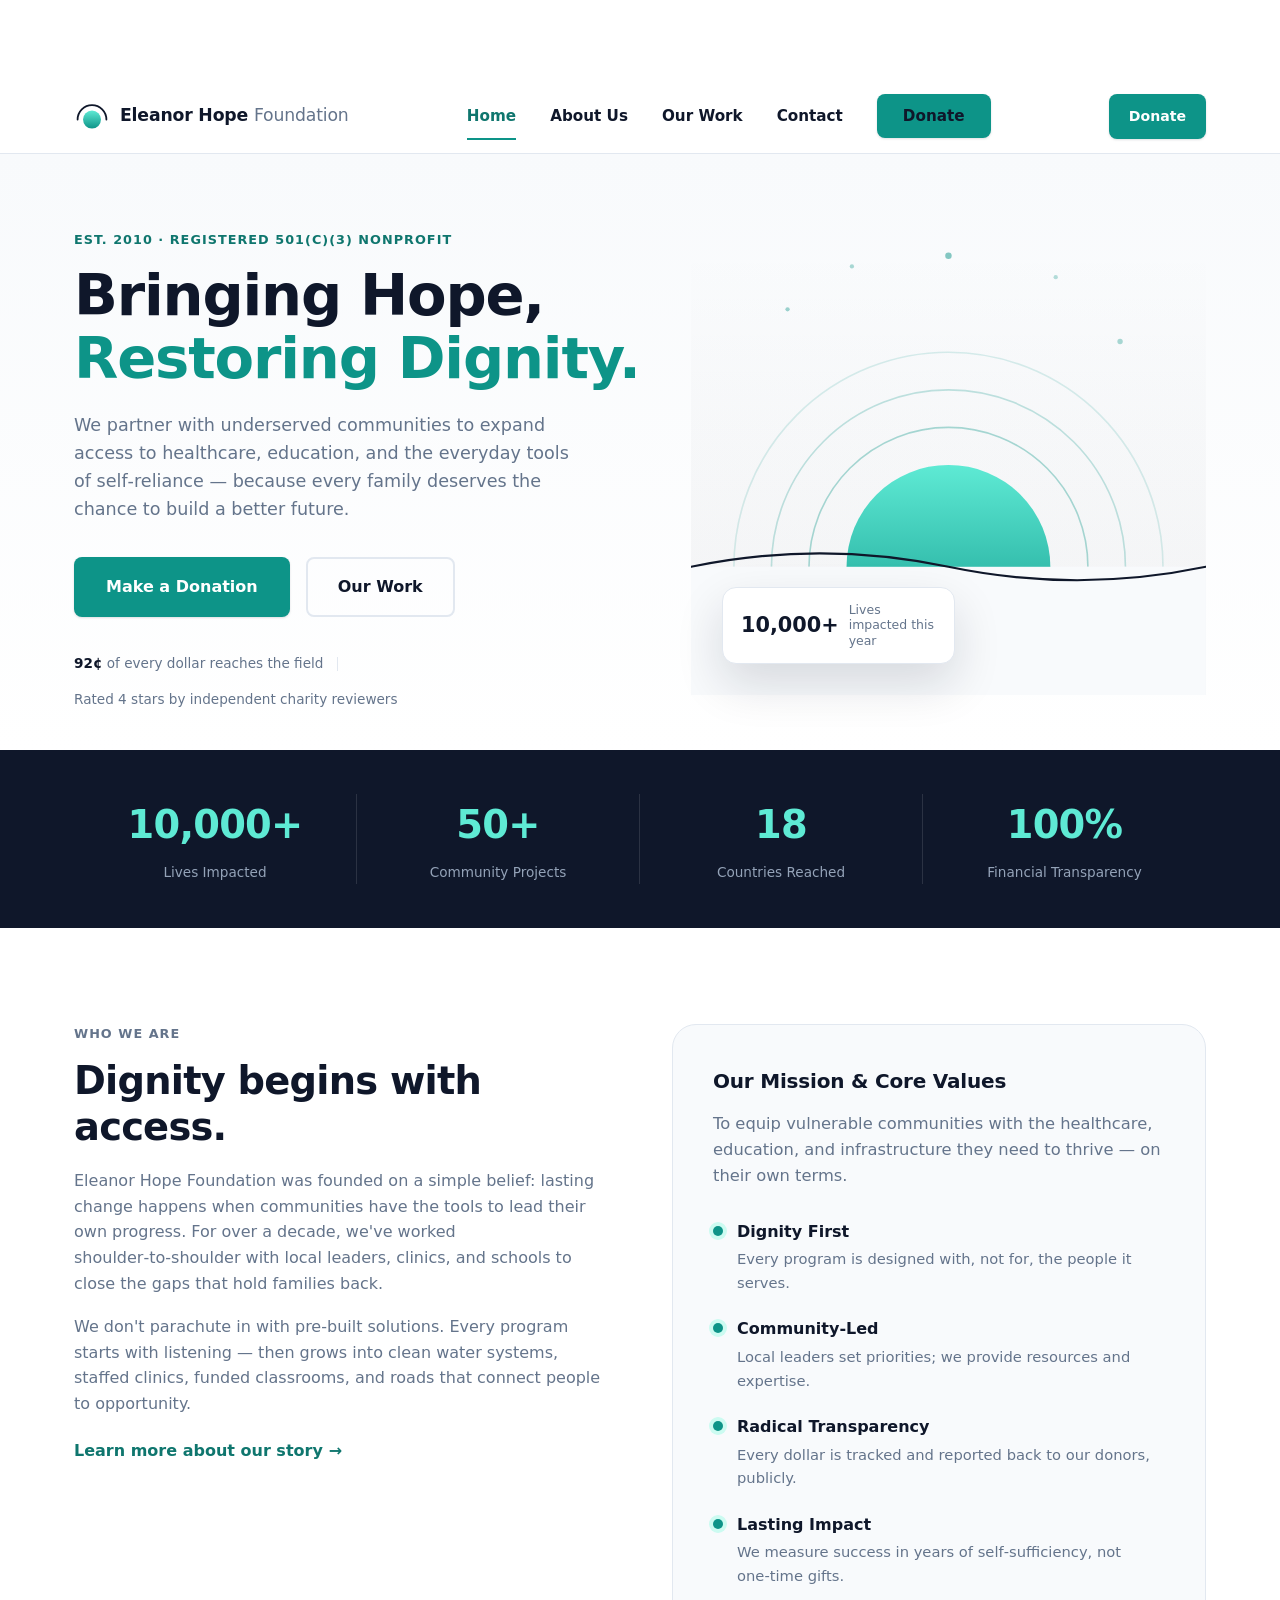
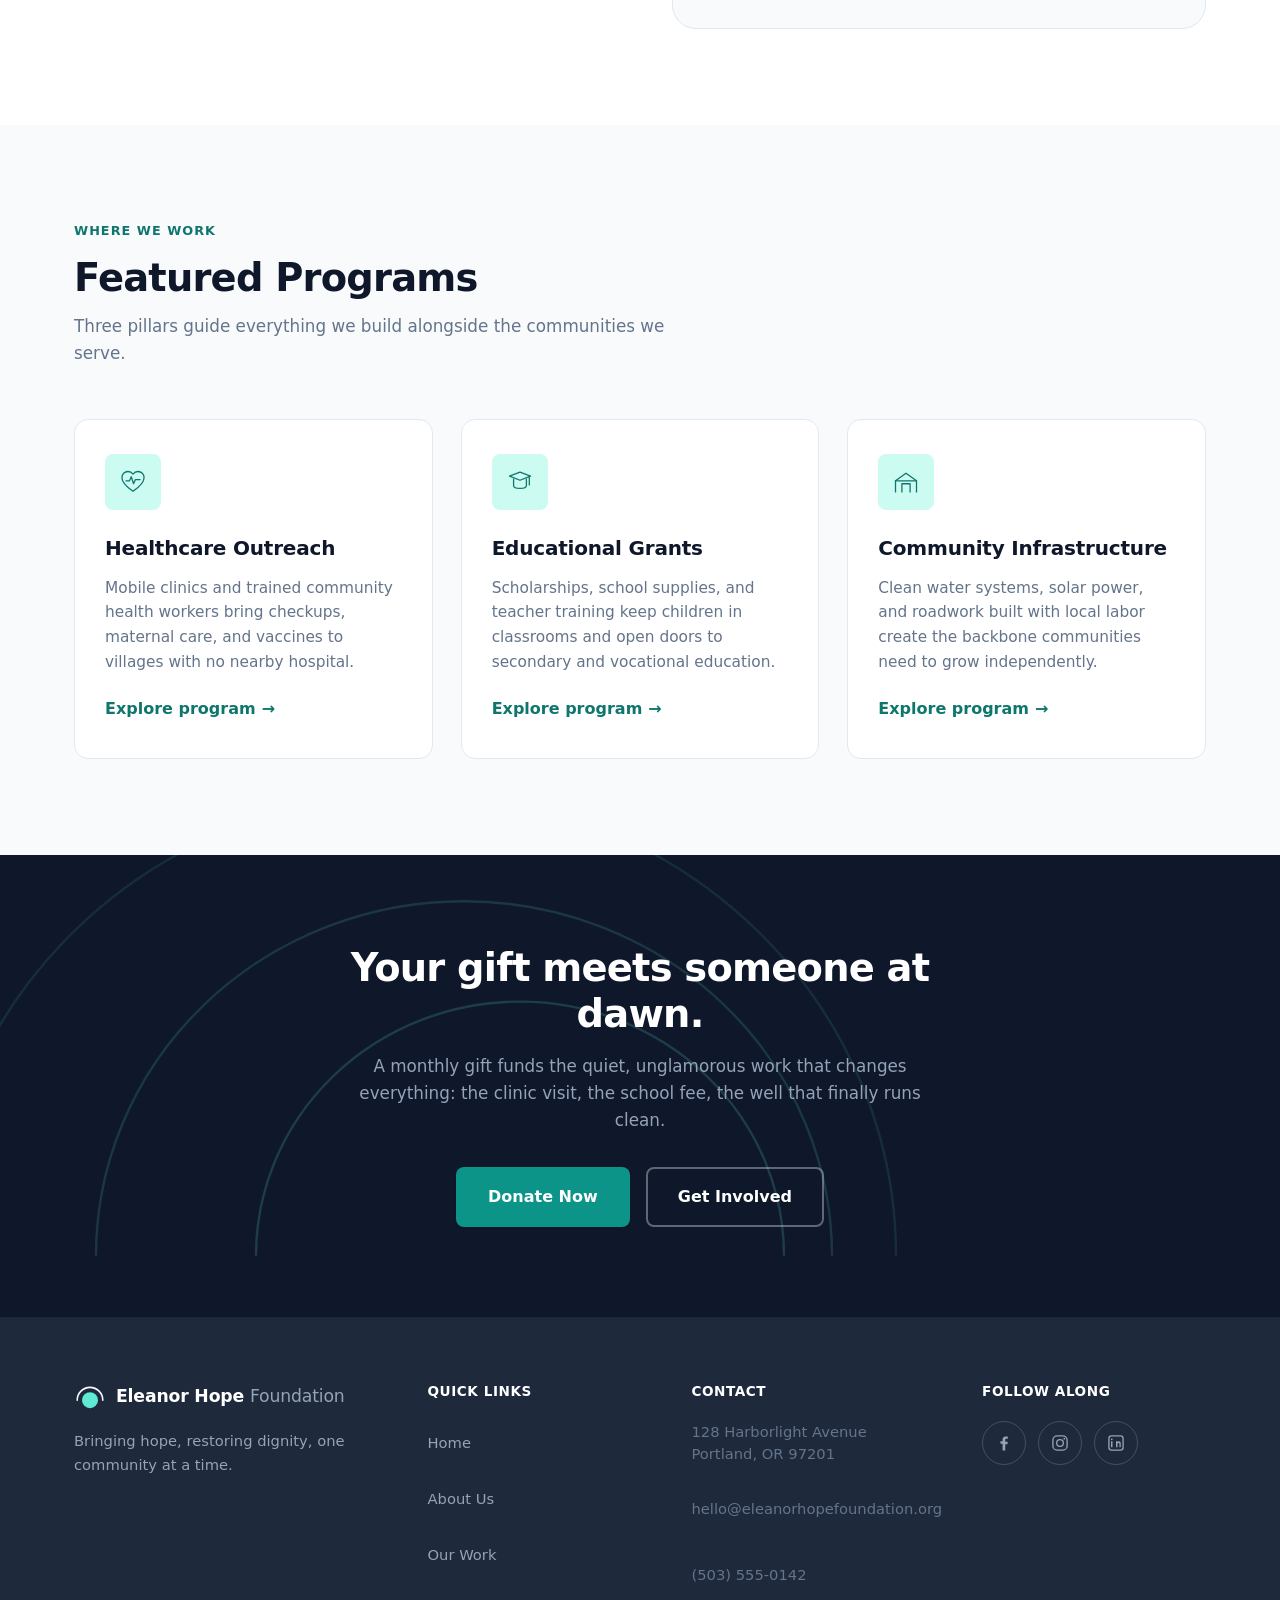
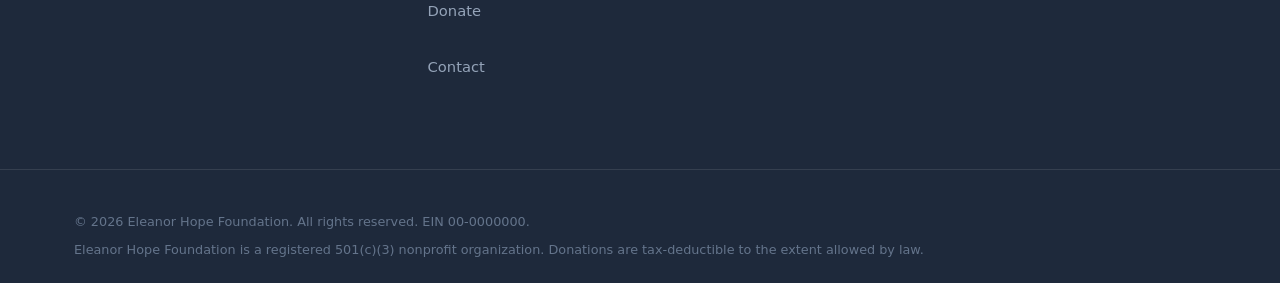
<file: Index.html>
<!DOCTYPE html>
<html lang="en">
<head>
<meta charset="UTF-8">
<meta name="viewport" content="width=device-width, initial-scale=1.0">
<title>Eleanor Hope Foundation — Bringing Hope, Restoring Dignity</title>
<meta name="description" content="Eleanor Hope Foundation partners with underserved communities to expand access to healthcare, education, and community infrastructure.">
<link rel="stylesheet" href="style.css">
</head>
<body>

<a class="skip-link" href="#main">Skip to main content</a>

<header class="site-header" id="site-header">
  <div class="container header-inner">

    <a href="index.html" class="brand">
      <span class="brand-mark" aria-hidden="true">
        <svg viewBox="0 0 40 40" width="36" height="36">
          <circle cx="20" cy="24" r="10" fill="url(#markGrad)"/>
          <path d="M4 24a16 16 0 0 1 32 0" fill="none" stroke="#0F172A" stroke-width="2" stroke-linecap="round"/>
          <defs>
            <linearGradient id="markGrad" x1="0" y1="0" x2="0" y2="1">
              <stop offset="0" stop-color="#5EEAD4"/>
              <stop offset="1" stop-color="#0D9488"/>
            </linearGradient>
          </defs>
        </svg>
      </span>
      <span class="brand-name">Eleanor Hope <em>Foundation</em></span>
    </a>

    <nav class="main-nav" id="main-nav" aria-label="Primary">
      <ul>
        <li><a href="index.html" class="active" aria-current="page">Home</a></li>
        <li><a href="about.html">About Us</a></li>
        <li><a href="programs.html">Our Work</a></li>
        <li><a href="contact.html">Contact</a></li>
        <li><a href="donate.html" class="btn btn-primary btn-donate-mobile">Donate</a></li>
      </ul>
    </nav>
    <div class="nav-backdrop" id="nav-backdrop"></div>

    <div class="header-actions">
      <a href="donate.html" class="btn btn-primary btn-sm btn-donate">Donate</a>
      <button class="hamburger" id="hamburger" aria-label="Toggle navigation menu" aria-expanded="false" aria-controls="main-nav">
        <span></span><span></span><span></span>
      </button>
    </div>

  </div>
</header>

<main id="main">

  <!-- ============ HERO ============ -->
  <section class="hero">
    <div class="container hero-inner">

      <div class="hero-content">
        <p class="eyebrow">Est. 2010 · Registered 501(c)(3) Nonprofit</p>
        <h1>Bringing Hope,<br><span class="text-teal">Restoring Dignity.</span></h1>
        <p class="hero-sub">We partner with underserved communities to expand access to healthcare, education, and the everyday tools of self‑reliance — because every family deserves the chance to build a better future.</p>
        <div class="hero-actions">
          <a href="donate.html" class="btn btn-primary btn-lg">Make a Donation</a>
          <a href="programs.html" class="btn btn-outline btn-lg">Our Work</a>
        </div>
        <div class="hero-trust">
          <span><strong>92¢</strong> of every dollar reaches the field</span>
          <span class="divider" aria-hidden="true"></span>
          <span>Rated 4 stars by independent charity reviewers</span>
        </div>
      </div>

      <div class="hero-visual" aria-hidden="true">
        <svg viewBox="0 0 480 420" width="100%" height="100%" preserveAspectRatio="xMidYMax meet">
          <defs>
            <linearGradient id="sunGrad" x1="0" y1="0" x2="0" y2="1">
              <stop offset="0" stop-color="#5EEAD4"/>
              <stop offset="1" stop-color="#0D9488"/>
            </linearGradient>
            <linearGradient id="skyFade" x1="0" y1="0" x2="0" y2="1">
              <stop offset="0" stop-color="#0F172A" stop-opacity="0"/>
              <stop offset="1" stop-color="#0F172A" stop-opacity="0.05"/>
            </linearGradient>
          </defs>
          <rect x="0" y="0" width="480" height="420" fill="url(#skyFade)"/>
          <circle cx="240" cy="10" r="3" fill="#0D9488" opacity="0.5"/>
          <circle cx="90" cy="60" r="2" fill="#0D9488" opacity="0.4"/>
          <circle cx="400" cy="90" r="2.5" fill="#0D9488" opacity="0.35"/>
          <circle cx="340" cy="30" r="2" fill="#0D9488" opacity="0.3"/>
          <circle cx="150" cy="20" r="2" fill="#0D9488" opacity="0.35"/>
          <path d="M40 300a200 200 0 0 1 400 0" fill="none" stroke="#0D9488" stroke-opacity="0.15" stroke-width="1.5"/>
          <path d="M75 300a165 165 0 0 1 330 0" fill="none" stroke="#0D9488" stroke-opacity="0.25" stroke-width="1.5"/>
          <path d="M110 300a130 130 0 0 1 260 0" fill="none" stroke="#0D9488" stroke-opacity="0.35" stroke-width="1.5"/>
          <circle cx="240" cy="300" r="95" fill="url(#sunGrad)"/>
          <rect x="0" y="300" width="480" height="120" fill="#F8FAFC"/>
          <path d="M0 300 Q 120 275 240 300 T 480 300" fill="none" stroke="#0F172A" stroke-width="2" stroke-linecap="round"/>
        </svg>

        <div class="hero-float-card">
          <span class="hero-float-number">10,000+</span>
          <span class="hero-float-label">Lives impacted this year</span>
        </div>
      </div>

    </div>
  </section>

  <!-- ============ IMPACT STATS ============ -->
  <section class="stats-bar" aria-label="Our impact in numbers">
    <div class="container stats-grid">
      <div class="stat">
        <span class="stat-number" data-count="10000" data-suffix="+">0</span>
        <span class="stat-label">Lives Impacted</span>
      </div>
      <div class="stat">
        <span class="stat-number" data-count="50" data-suffix="+">0</span>
        <span class="stat-label">Community Projects</span>
      </div>
      <div class="stat">
        <span class="stat-number" data-count="18" data-suffix="">0</span>
        <span class="stat-label">Countries Reached</span>
      </div>
      <div class="stat">
        <span class="stat-number" data-count="100" data-suffix="%">0</span>
        <span class="stat-label">Financial Transparency</span>
      </div>
    </div>
  </section>

  <!-- ============ ABOUT OVERVIEW ============ -->
  <section class="about-overview section">
    <div class="container about-grid">

      <div class="about-text">
        <p class="eyebrow">Who We Are</p>
        <h2>Dignity begins with access.</h2>
        <p>Eleanor Hope Foundation was founded on a simple belief: lasting change happens when communities have the tools to lead their own progress. For over a decade, we've worked shoulder‑to‑shoulder with local leaders, clinics, and schools to close the gaps that hold families back.</p>
        <p>We don't parachute in with pre‑built solutions. Every program starts with listening — then grows into clean water systems, staffed clinics, funded classrooms, and roads that connect people to opportunity.</p>
        <a href="about.html" class="link-arrow">Learn more about our story</a>
      </div>

      <div class="mission-card">
        <h3>Our Mission &amp; Core Values</h3>
        <p class="mission-statement">To equip vulnerable communities with the healthcare, education, and infrastructure they need to thrive — on their own terms.</p>
        <ul class="values-list">
          <li>
            <span class="value-mark" aria-hidden="true"></span>
            <div>
              <strong>Dignity First</strong>
              <p>Every program is designed with, not for, the people it serves.</p>
            </div>
          </li>
          <li>
            <span class="value-mark" aria-hidden="true"></span>
            <div>
              <strong>Community‑Led</strong>
              <p>Local leaders set priorities; we provide resources and expertise.</p>
            </div>
          </li>
          <li>
            <span class="value-mark" aria-hidden="true"></span>
            <div>
              <strong>Radical Transparency</strong>
              <p>Every dollar is tracked and reported back to our donors, publicly.</p>
            </div>
          </li>
          <li>
            <span class="value-mark" aria-hidden="true"></span>
            <div>
              <strong>Lasting Impact</strong>
              <p>We measure success in years of self‑sufficiency, not one‑time gifts.</p>
            </div>
          </li>
        </ul>
      </div>

    </div>
  </section>

  <!-- ============ FEATURED PROGRAMS ============ -->
  <section class="programs section" id="programs">
    <div class="container">

      <div class="section-heading">
        <p class="eyebrow">Where We Work</p>
        <h2>Featured Programs</h2>
        <p class="section-sub">Three pillars guide everything we build alongside the communities we serve.</p>
      </div>

      <div class="programs-grid">

        <article class="program-card">
          <div class="program-icon" aria-hidden="true">
            <svg viewBox="0 0 48 48" width="28" height="28">
              <path d="M24 40C13 32 5 25 5 16.5 5 10.6 9.6 6 15.4 6c3.4 0 6.5 1.7 8.6 4.4C26.1 7.7 29.2 6 32.6 6 38.4 6 43 10.6 43 16.5 43 25 35 32 24 40Z" fill="none" stroke="currentColor" stroke-width="2.2" stroke-linejoin="round"/>
              <path d="M12 22h6l3-7 4 12 3-7h8" fill="none" stroke="currentColor" stroke-width="2.2" stroke-linecap="round" stroke-linejoin="round"/>
            </svg>
          </div>
          <h3>Healthcare Outreach</h3>
          <p>Mobile clinics and trained community health workers bring checkups, maternal care, and vaccines to villages with no nearby hospital.</p>
          <a href="programs.html" class="link-arrow">Explore program</a>
        </article>

        <article class="program-card">
          <div class="program-icon" aria-hidden="true">
            <svg viewBox="0 0 48 48" width="28" height="28">
              <path d="M6 14 24 7l18 7-18 7Z" fill="none" stroke="currentColor" stroke-width="2.2" stroke-linejoin="round"/>
              <path d="M13 19v11c0 2.8 4.9 5 11 5s11-2.2 11-5V19" fill="none" stroke="currentColor" stroke-width="2.2" stroke-linecap="round"/>
              <path d="M40 16v13" fill="none" stroke="currentColor" stroke-width="2.2" stroke-linecap="round"/>
            </svg>
          </div>
          <h3>Educational Grants</h3>
          <p>Scholarships, school supplies, and teacher training keep children in classrooms and open doors to secondary and vocational education.</p>
          <a href="programs.html" class="link-arrow">Explore program</a>
        </article>

        <article class="program-card">
          <div class="program-icon" aria-hidden="true">
            <svg viewBox="0 0 48 48" width="28" height="28">
              <path d="M6 42V22l18-13 18 13v20" fill="none" stroke="currentColor" stroke-width="2.2" stroke-linejoin="round"/>
              <path d="M17 42V27h14v15" fill="none" stroke="currentColor" stroke-width="2.2" stroke-linejoin="round"/>
              <path d="M6 22h36" fill="none" stroke="currentColor" stroke-width="2.2" stroke-linecap="round"/>
            </svg>
          </div>
          <h3>Community Infrastructure</h3>
          <p>Clean water systems, solar power, and roadwork built with local labor create the backbone communities need to grow independently.</p>
          <a href="programs.html" class="link-arrow">Explore program</a>
        </article>

      </div>
    </div>
  </section>

  <!-- ============ CTA BANNER ============ -->
  <section class="cta-banner">
    <div class="cta-decoration" aria-hidden="true">
      <svg viewBox="0 0 800 300" width="100%" height="100%" preserveAspectRatio="none">
        <path d="M-40 260a300 300 0 0 1 600 0" fill="none" stroke="#5EEAD4" stroke-opacity="0.18" stroke-width="1.5"/>
        <path d="M60 260a230 230 0 0 1 460 0" fill="none" stroke="#5EEAD4" stroke-opacity="0.25" stroke-width="1.5"/>
        <path d="M160 260a165 165 0 0 1 330 0" fill="none" stroke="#5EEAD4" stroke-opacity="0.3" stroke-width="1.5"/>
      </svg>
    </div>
    <div class="container cta-inner">
      <h2>Your gift meets someone at dawn.</h2>
      <p>A monthly gift funds the quiet, unglamorous work that changes everything: the clinic visit, the school fee, the well that finally runs clean.</p>
      <div class="cta-actions">
        <a href="donate.html" class="btn btn-primary btn-lg">Donate Now</a>
        <a href="contact.html" class="btn btn-ghost btn-lg">Get Involved</a>
      </div>
    </div>
  </section>

</main>

<footer class="site-footer">
  <div class="container footer-grid">

    <div class="footer-brand">
      <a href="index.html" class="brand brand-footer">
        <span class="brand-mark" aria-hidden="true">
          <svg viewBox="0 0 40 40" width="32" height="32">
            <circle cx="20" cy="24" r="10" fill="#5EEAD4"/>
            <path d="M4 24a16 16 0 0 1 32 0" fill="none" stroke="#F8FAFC" stroke-width="2" stroke-linecap="round"/>
          </svg>
        </span>
        <span class="brand-name">Eleanor Hope <em>Foundation</em></span>
      </a>
      <p class="footer-tagline">Bringing hope, restoring dignity, one community at a time.</p>
    </div>

    <nav class="footer-col" aria-label="Footer navigation">
      <h4>Quick Links</h4>
      <ul>
        <li><a href="index.html">Home</a></li>
        <li><a href="about.html">About Us</a></li>
        <li><a href="programs.html">Our Work</a></li>
        <li><a href="donate.html">Donate</a></li>
        <li><a href="contact.html">Contact</a></li>
      </ul>
    </nav>

    <div class="footer-col">
      <h4>Contact</h4>
      <ul class="footer-contact">
        <li>128 Harborlight Avenue<br>Portland, OR 97201</li>
        <li><a href="mailto:hello@eleanorhopefoundation.org">hello@eleanorhopefoundation.org</a></li>
        <li><a href="tel:+15035550142">(503) 555‑0142</a></li>
      </ul>
    </div>

    <div class="footer-col">
      <h4>Follow Along</h4>
      <div class="social-links">
        <a href="#" aria-label="Eleanor Hope Foundation on Facebook">
          <svg viewBox="0 0 24 24" width="20" height="20"><path fill="currentColor" d="M13.5 21v-7.6h2.6l.4-3h-3v-1.9c0-.9.2-1.5 1.5-1.5h1.6V4.3C15.9 4.2 15 4.1 14 4.1c-2.2 0-3.7 1.3-3.7 3.8v2.1H7.7v3h2.6V21h3.2Z"/></svg>
        </a>
        <a href="#" aria-label="Eleanor Hope Foundation on Instagram">
          <svg viewBox="0 0 24 24" width="20" height="20"><rect x="3.5" y="3.5" width="17" height="17" rx="5" fill="none" stroke="currentColor" stroke-width="1.6"/><circle cx="12" cy="12" r="4" fill="none" stroke="currentColor" stroke-width="1.6"/><circle cx="17.2" cy="6.8" r="1.1" fill="currentColor"/></svg>
        </a>
        <a href="#" aria-label="Eleanor Hope Foundation on LinkedIn">
          <svg viewBox="0 0 24 24" width="20" height="20"><rect x="3.5" y="3.5" width="17" height="17" rx="3" fill="none" stroke="currentColor" stroke-width="1.6"/><path fill="currentColor" d="M7.8 10v7.2H6V10h1.8Zm-.9-1.4a1 1 0 1 1 0-2.1 1 1 0 0 1 0 2.1ZM17.9 17.2h-1.8v-3.6c0-.9-.3-1.5-1.1-1.5-.6 0-1 .4-1.1.8-.1.2-.1.4-.1.7v3.6H12s0-6.5 0-7.2h1.8v1c.2-.4.7-1 1.7-1 1.2 0 2.2.8 2.2 2.6v4.6Z"/></svg>
        </a>
      </div>
    </div>

  </div>

  <div class="footer-bottom">
    <div class="container footer-bottom-inner">
      <p>© 2026 Eleanor Hope Foundation. All rights reserved. EIN 00‑0000000.</p>
      <p>Eleanor Hope Foundation is a registered 501(c)(3) nonprofit organization. Donations are tax‑deductible to the extent allowed by law.</p>
    </div>
  </div>
</footer>

<script src="script.js"></script>
</body>
</html>
</file>
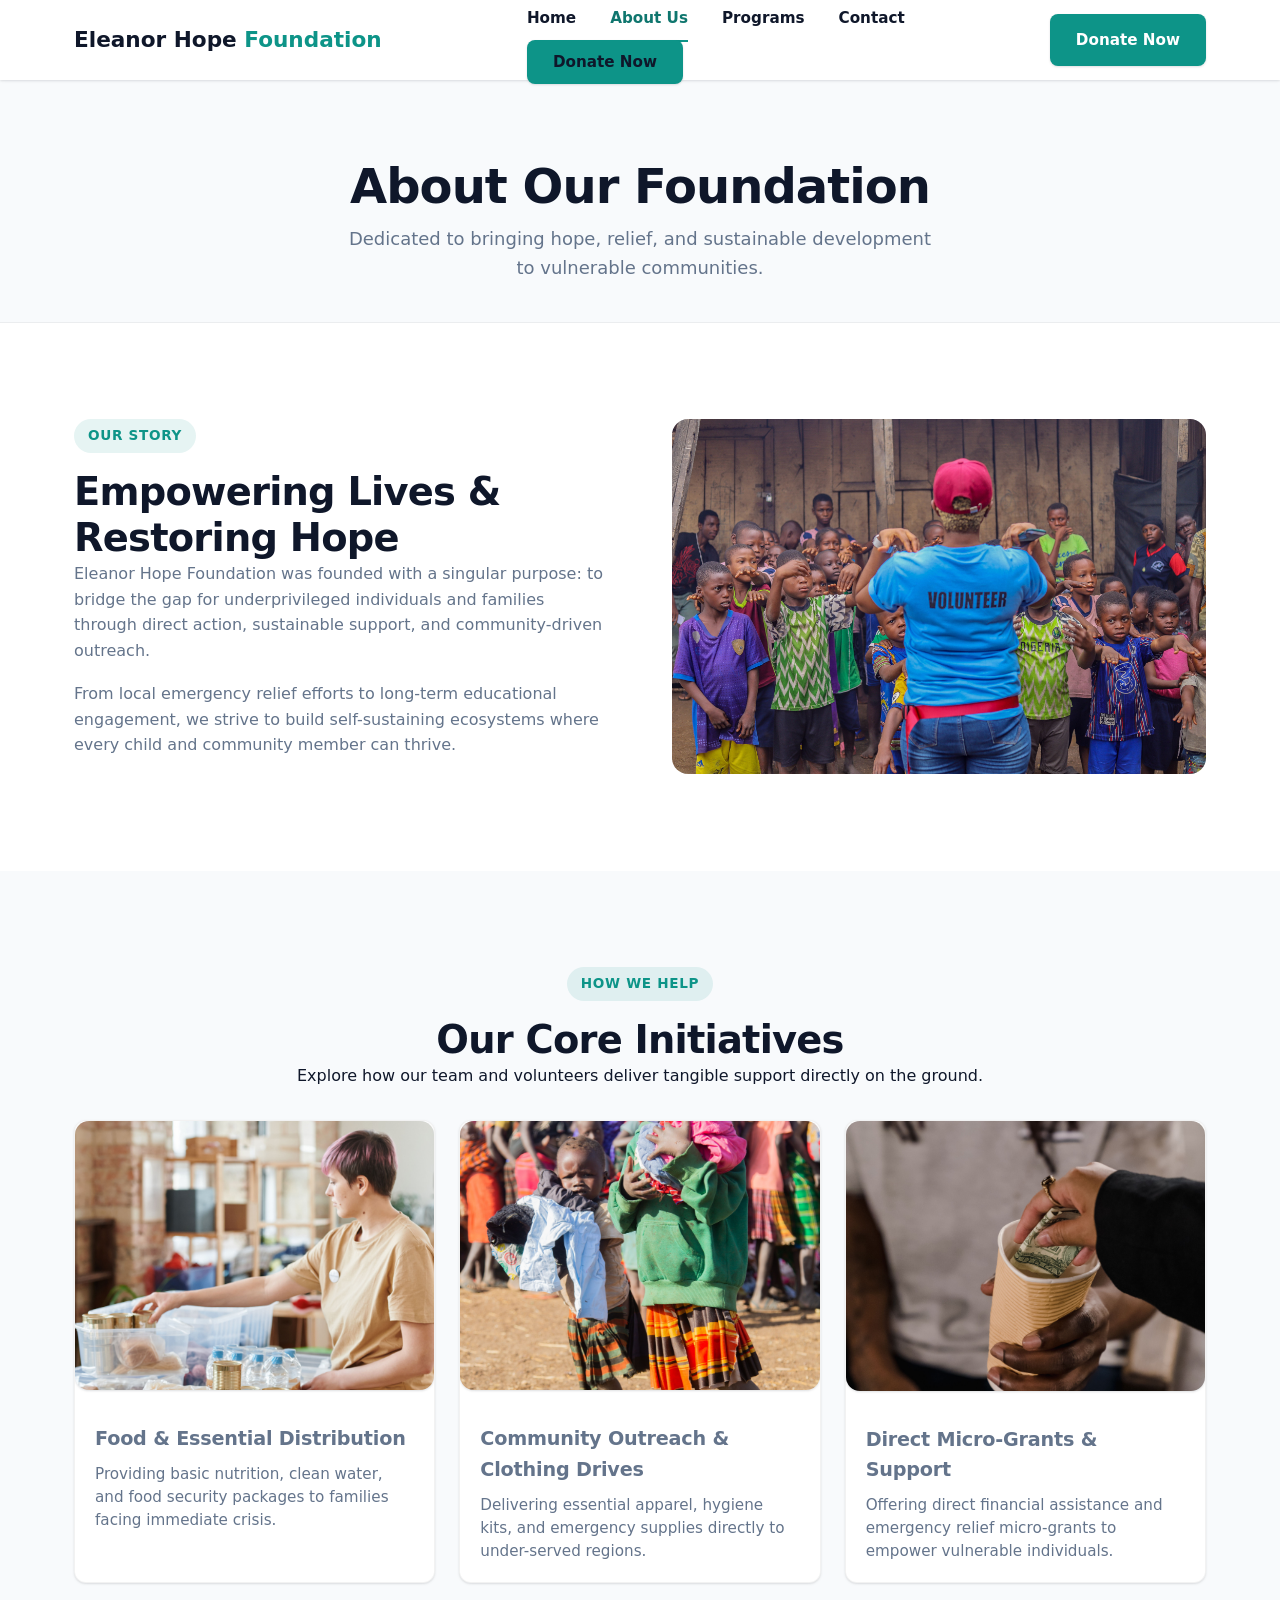
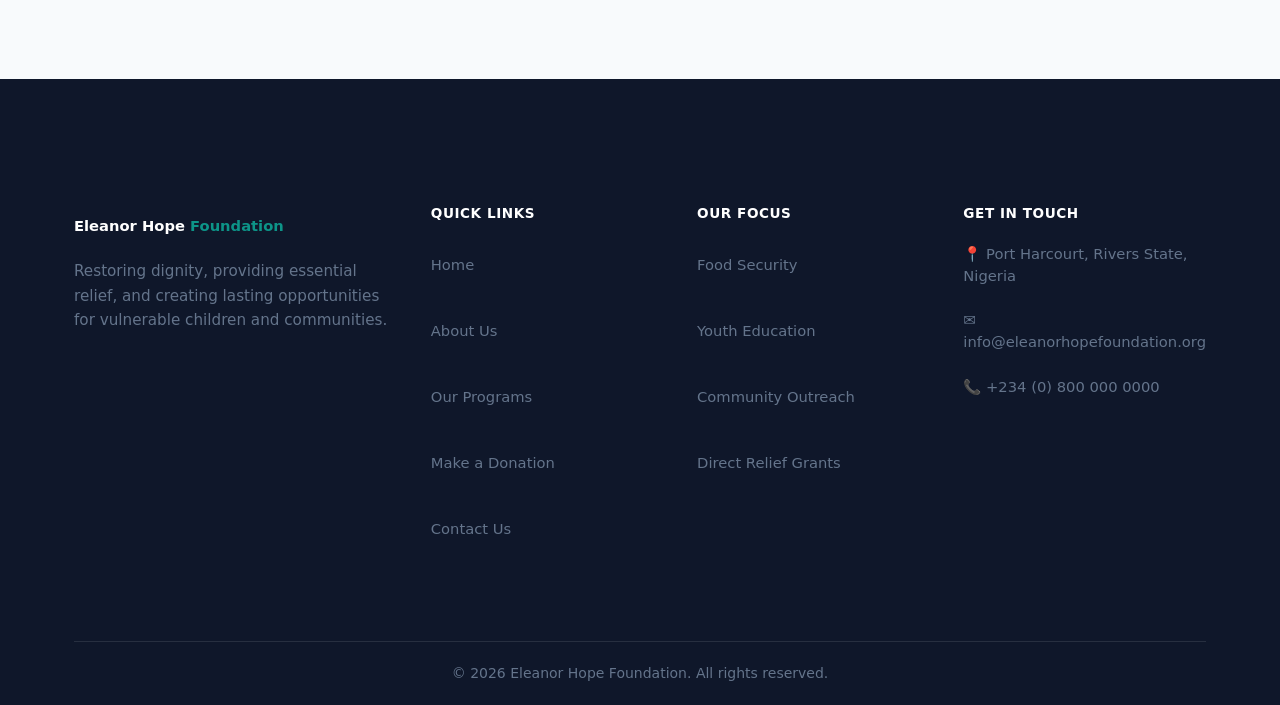
<file: about.html>
<!DOCTYPE html>
<html lang="en">
<head>
  <meta charset="UTF-8" />
  <meta name="viewport" content="width=device-width, initial-scale=1.0" />
  <title>About Us — Eleanor Hope Foundation</title>
  <link rel="stylesheet" href="style.css" />
</head>
<body>

  <!-- Universal Header -->
  <header class="header">
    <div class="container header-inner">
      <a href="index.html" class="logo">
        <span class="logo-text">Eleanor Hope <span>Foundation</span></span>
      </a>

      <nav class="main-nav" id="main-nav">
        <ul>
          <li><a href="index.html">Home</a></li>
          <li><a href="about.html" class="active">About Us</a></li>
          <li><a href="programs.html">Programs</a></li>
          <li><a href="contact.html">Contact</a></li>
        </ul>
        <a href="donate.html" class="btn btn-primary btn-donate-mobile">Donate Now</a>
      </nav>

      <a href="donate.html" class="btn btn-primary btn-donate">Donate Now</a>

      <button class="hamburger" id="hamburger" aria-label="Toggle navigation" aria-expanded="false">
        <span></span>
        <span></span>
        <span></span>
      </button>
    </div>
  </header>

  <div class="nav-backdrop" id="nav-backdrop"></div>

  <main>
    <!-- Page Header -->
    <section class="page-header bg-surface">
      <div class="container text-center">
        <h1 class="page-title">About Our Foundation</h1>
        <p class="page-subtitle">Dedicated to bringing hope, relief, and sustainable development to vulnerable communities.</p>
      </div>
    </section>

    <!-- Mission & Story -->
    <section class="section">
      <div class="container">
        <div class="about-grid reveal">
          <div class="about-text">
            <span class="badge">Our Story</span>
            <h2>Empowering Lives & Restoring Hope</h2>
            <p>Eleanor Hope Foundation was founded with a singular purpose: to bridge the gap for underprivileged individuals and families through direct action, sustainable support, and community-driven outreach.</p>
            <p>From local emergency relief efforts to long-term educational engagement, we strive to build self-sustaining ecosystems where every child and community member can thrive.</p>
          </div>
          <div class="about-image-wrapper">
            <img src="images/youth-engagement.jpg" alt="Volunteer conducting youth engagement activities with children" class="rounded-img shadow" />
          </div>
        </div>
      </div>
    </section>

    <!-- Our Pillars / Gallery Grid -->
    <section class="section bg-surface">
      <div class="container">
        <div class="section-header text-center reveal">
          <span class="badge">How We Help</span>
          <h2>Our Core Initiatives</h2>
          <p>Explore how our team and volunteers deliver tangible support directly on the ground.</p>
        </div>

        <div class="about-gallery-grid reveal">
          <!-- Food Security Card -->
          <figure class="gallery-card">
            <div class="gallery-media">
              <img src="images/food-pantry.jpg" alt="Volunteer organizing free food pantry supplies" />
            </div>
            <figcaption>
              <h3>Food & Essential Distribution</h3>
              <p>Providing basic nutrition, clean water, and food security packages to families facing immediate crisis.</p>
            </figcaption>
          </figure>

          <!-- Clothing & Care Outreach -->
          <figure class="gallery-card">
            <div class="gallery-media">
              <img src="images/clothing-outreach.jpg" alt="Children receiving donated clothing" />
            </div>
            <figcaption>
              <h3>Community Outreach & Clothing Drives</h3>
              <p>Delivering essential apparel, hygiene kits, and emergency supplies directly to under-served regions.</p>
            </figcaption>
          </figure>

          <!-- Direct Support -->
          <figure class="gallery-card">
            <div class="gallery-media">
              <img src="images/direct-support.jpg" alt="Direct financial assistance being handed to a community member" />
            </div>
            <figcaption>
              <h3>Direct Micro-Grants & Support</h3>
              <p>Offering direct financial assistance and emergency relief micro-grants to empower vulnerable individuals.</p>
            </figcaption>
          </figure>
        </div>
      </div>
    </section>
  </main>

  <!-- Universal Footer -->
  <footer class="footer">
    <div class="container">
      <div class="footer-grid">
        <!-- Brand Col -->
        <div class="footer-col brand-col">
          <a href="index.html" class="logo footer-logo">
            <span class="logo-text">Eleanor Hope <span>Foundation</span></span>
          </a>
          <p>Restoring dignity, providing essential relief, and creating lasting opportunities for vulnerable children and communities.</p>
        </div>

        <!-- Quick Links -->
        <div class="footer-col">
          <h4 class="footer-heading">Quick Links</h4>
          <ul class="footer-links">
            <li><a href="index.html">Home</a></li>
            <li><a href="about.html">About Us</a></li>
            <li><a href="programs.html">Our Programs</a></li>
            <li><a href="donate.html">Make a Donation</a></li>
            <li><a href="contact.html">Contact Us</a></li>
          </ul>
        </div>

        <!-- Programs -->
        <div class="footer-col">
          <h4 class="footer-heading">Our Focus</h4>
          <ul class="footer-links">
            <li><a href="programs.html#food">Food Security</a></li>
            <li><a href="programs.html#education">Youth Education</a></li>
            <li><a href="programs.html#clothing">Community Outreach</a></li>
            <li><a href="programs.html#relief">Direct Relief Grants</a></li>
          </ul>
        </div>

        <!-- Contact Info -->
        <div class="footer-col">
          <h4 class="footer-heading">Get in Touch</h4>
          <ul class="footer-contact">
            <li><span>📍</span> Port Harcourt, Rivers State, Nigeria</li>
            <li><span>✉️</span> info@eleanorhopefoundation.org</li>
            <li><span>📞</span> +234 (0) 800 000 0000</li>
          </ul>
        </div>
      </div>

      <div class="footer-bottom text-center">
        <p>&copy; 2026 Eleanor Hope Foundation. All rights reserved.</p>
      </div>
    </div>
  </footer>

  <script src="script.js"></script>
</body>
</html>
</file>
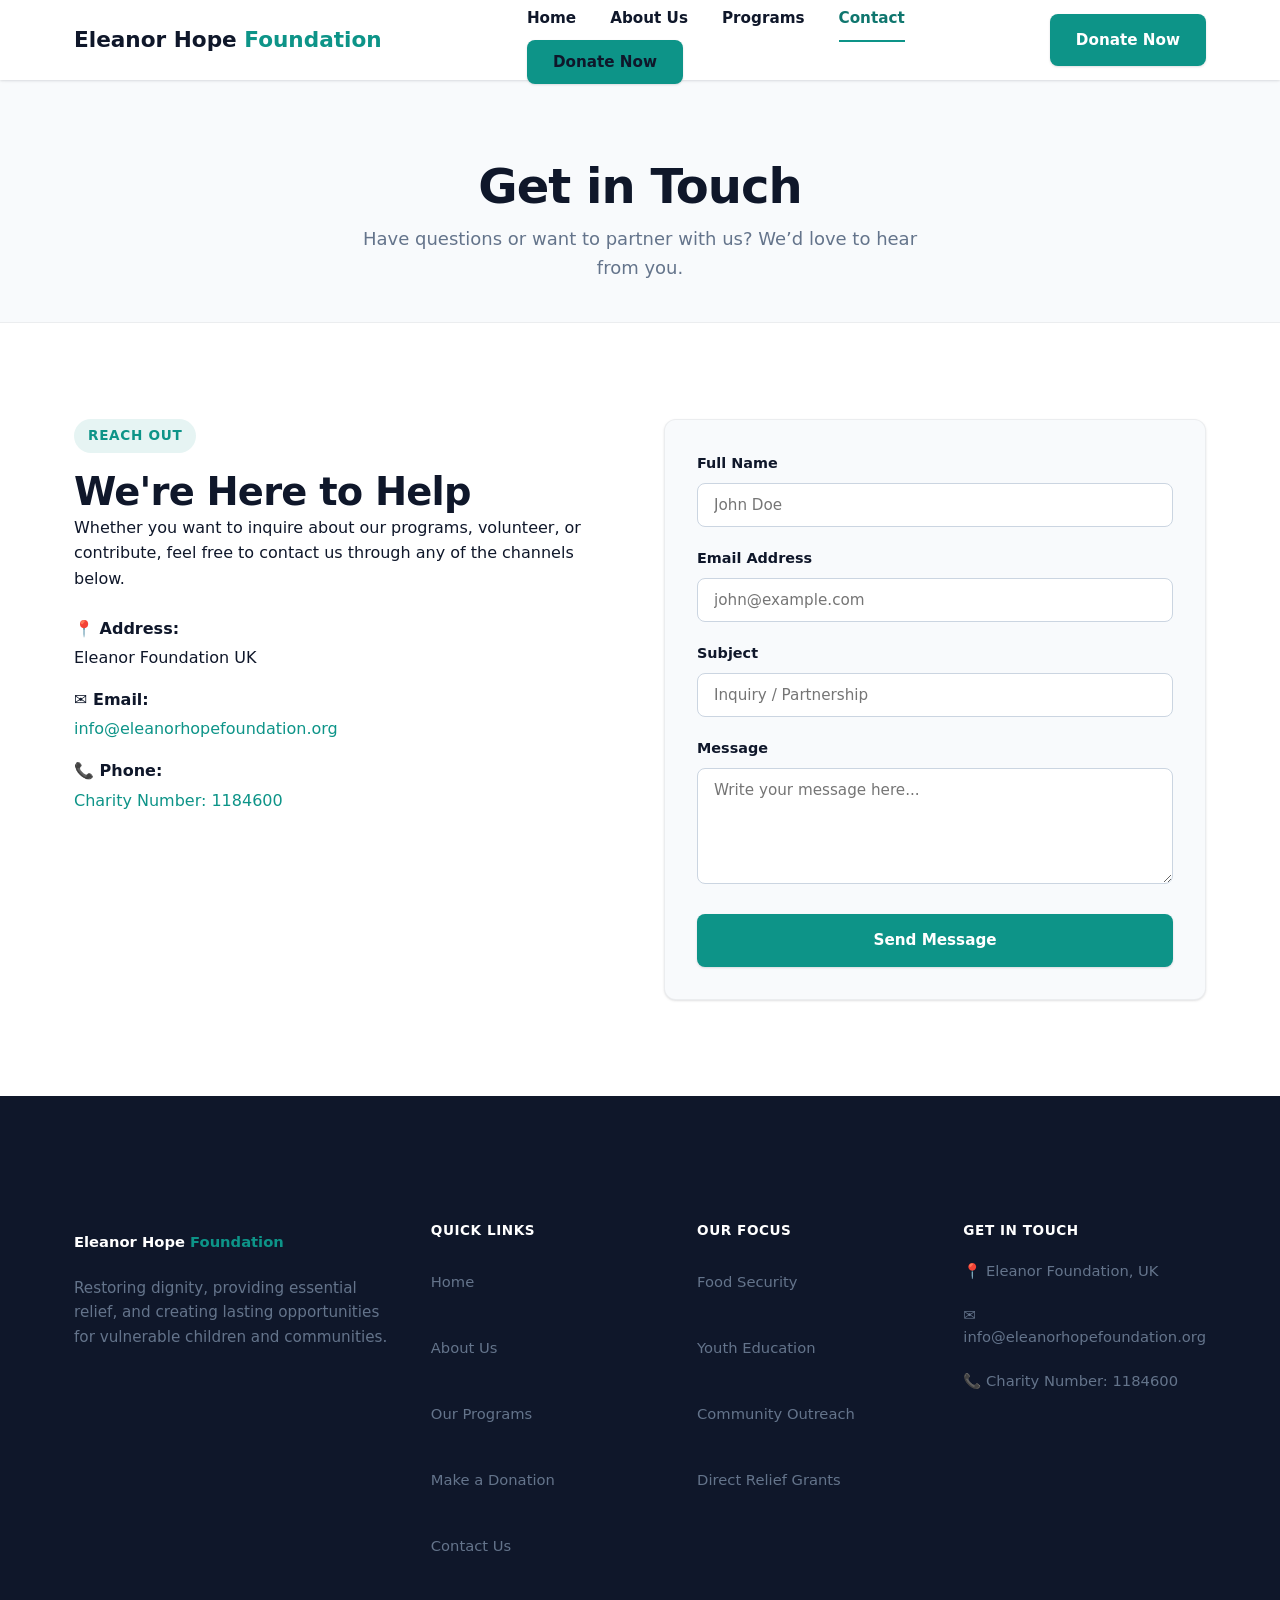
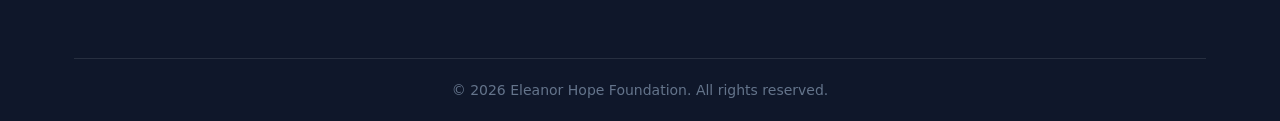
<file: contact.html>
<!DOCTYPE html>
<html lang="en">
<head>
  <meta charset="UTF-8" />
  <meta name="viewport" content="width=device-width, initial-scale=1.0" />
  <title>Contact Us — Eleanor Hope Foundation</title>
  <link rel="stylesheet" href="style.css" />
</head>
<body>

  <!-- Universal Header -->
  <header class="header">
    <div class="container header-inner">
      <a href="index.html" class="logo">
        <span class="logo-text">Eleanor Hope <span>Foundation</span></span>
      </a>

      <nav class="main-nav" id="main-nav">
        <ul>
          <li><a href="index.html">Home</a></li>
          <li><a href="about.html">About Us</a></li>
          <li><a href="programs.html">Programs</a></li>
          <li><a href="contact.html" class="active">Contact</a></li>
        </ul>
        <a href="donate.html" class="btn btn-primary btn-donate-mobile">Donate Now</a>
      </nav>

      <a href="donate.html" class="btn btn-primary btn-donate">Donate Now</a>

      <button class="hamburger" id="hamburger" aria-label="Toggle navigation" aria-expanded="false">
        <span></span>
        <span></span>
        <span></span>
      </button>
    </div>
  </header>

  <div class="nav-backdrop" id="nav-backdrop"></div>

  <main>
    <!-- Page Header -->
    <section class="page-header bg-surface">
      <div class="container text-center">
        <h1 class="page-title">Get in Touch</h1>
        <p class="page-subtitle">Have questions or want to partner with us? We’d love to hear from you.</p>
      </div>
    </section>

    <!-- Contact Content Section -->
    <section class="section">
      <div class="container">
        <div class="contact-grid reveal">
          
          <!-- Contact Information -->
          <div class="contact-info">
            <span class="badge">Reach Out</span>
            <h2>We're Here to Help</h2>
            <p>Whether you want to inquire about our programs, volunteer, or contribute, feel free to contact us through any of the channels below.</p>
            
            <ul class="contact-details">
              <li>
                <strong>📍 Address:</strong>
                <span>Eleanor Foundation UK</span>
              </li>
              <li>
                <strong>✉️ Email:</strong>
                <a href="mailto:info@eleanorhopefoundation.org">info@eleanorhopefoundation.org</a>
              </li>
              <li>
                <strong>📞 Phone:</strong>
                <a href="">Charity Number: 1184600</a>
              </li>
            </ul>
          </div>

          <!-- Contact Form -->
          <div class="contact-form-container">
            <form class="contact-form" id="contact-form" onsubmit="event.preventDefault(); alert('Thank you for reaching out! We will get back to you shortly.');">
              <div class="form-group">
                <label for="name">Full Name</label>
                <input type="text" id="name" name="name" placeholder="John Doe" required />
              </div>

              <div class="form-group">
                <label for="email">Email Address</label>
                <input type="email" id="email" name="email" placeholder="john@example.com" required />
              </div>

              <div class="form-group">
                <label for="subject">Subject</label>
                <input type="text" id="subject" name="subject" placeholder="Inquiry / Partnership" required />
              </div>

              <div class="form-group">
                <label for="message">Message</label>
                <textarea id="message" name="message" rows="5" placeholder="Write your message here..." required></textarea>
              </div>

              <button type="submit" class="btn btn-primary btn-submit">Send Message</button>
            </form>
          </div>

        </div>
      </div>
    </section>
  </main>

  <!-- Universal Footer -->
  <footer class="footer">
    <div class="container">
      <div class="footer-grid">
        <!-- Brand Col -->
        <div class="footer-col brand-col">
          <a href="index.html" class="logo footer-logo">
            <span class="logo-text">Eleanor Hope <span>Foundation</span></span>
          </a>
          <p>Restoring dignity, providing essential relief, and creating lasting opportunities for vulnerable children and communities.</p>
        </div>

        <!-- Quick Links -->
        <div class="footer-col">
          <h4 class="footer-heading">Quick Links</h4>
          <ul class="footer-links">
            <li><a href="index.html">Home</a></li>
            <li><a href="about.html">About Us</a></li>
            <li><a href="programs.html">Our Programs</a></li>
            <li><a href="donate.html">Make a Donation</a></li>
            <li><a href="contact.html">Contact Us</a></li>
          </ul>
        </div>

        <!-- Focus -->
        <div class="footer-col">
          <h4 class="footer-heading">Our Focus</h4>
          <ul class="footer-links">
            <li><a href="programs.html#food">Food Security</a></li>
            <li><a href="programs.html#education">Youth Education</a></li>
            <li><a href="programs.html#clothing">Community Outreach</a></li>
            <li><a href="programs.html#relief">Direct Relief Grants</a></li>
          </ul>
        </div>

        <!-- Contact Info -->
        <div class="footer-col">
          <h4 class="footer-heading">Get in Touch</h4>
          <ul class="footer-contact">
            <li><span>📍</span> Eleanor Foundation, UK</li>
            <li><span>✉️</span> info@eleanorhopefoundation.org</li>
            <li><span>📞</span> Charity Number: 1184600</li>
          </ul>
        </div>
      </div>

      <div class="footer-bottom text-center">
        <p>&copy; 2026 Eleanor Hope Foundation. All rights reserved.</p>
      </div>
    </div>
  </footer>

  <script src="script.js"></script>
</body>
</html>
</file>
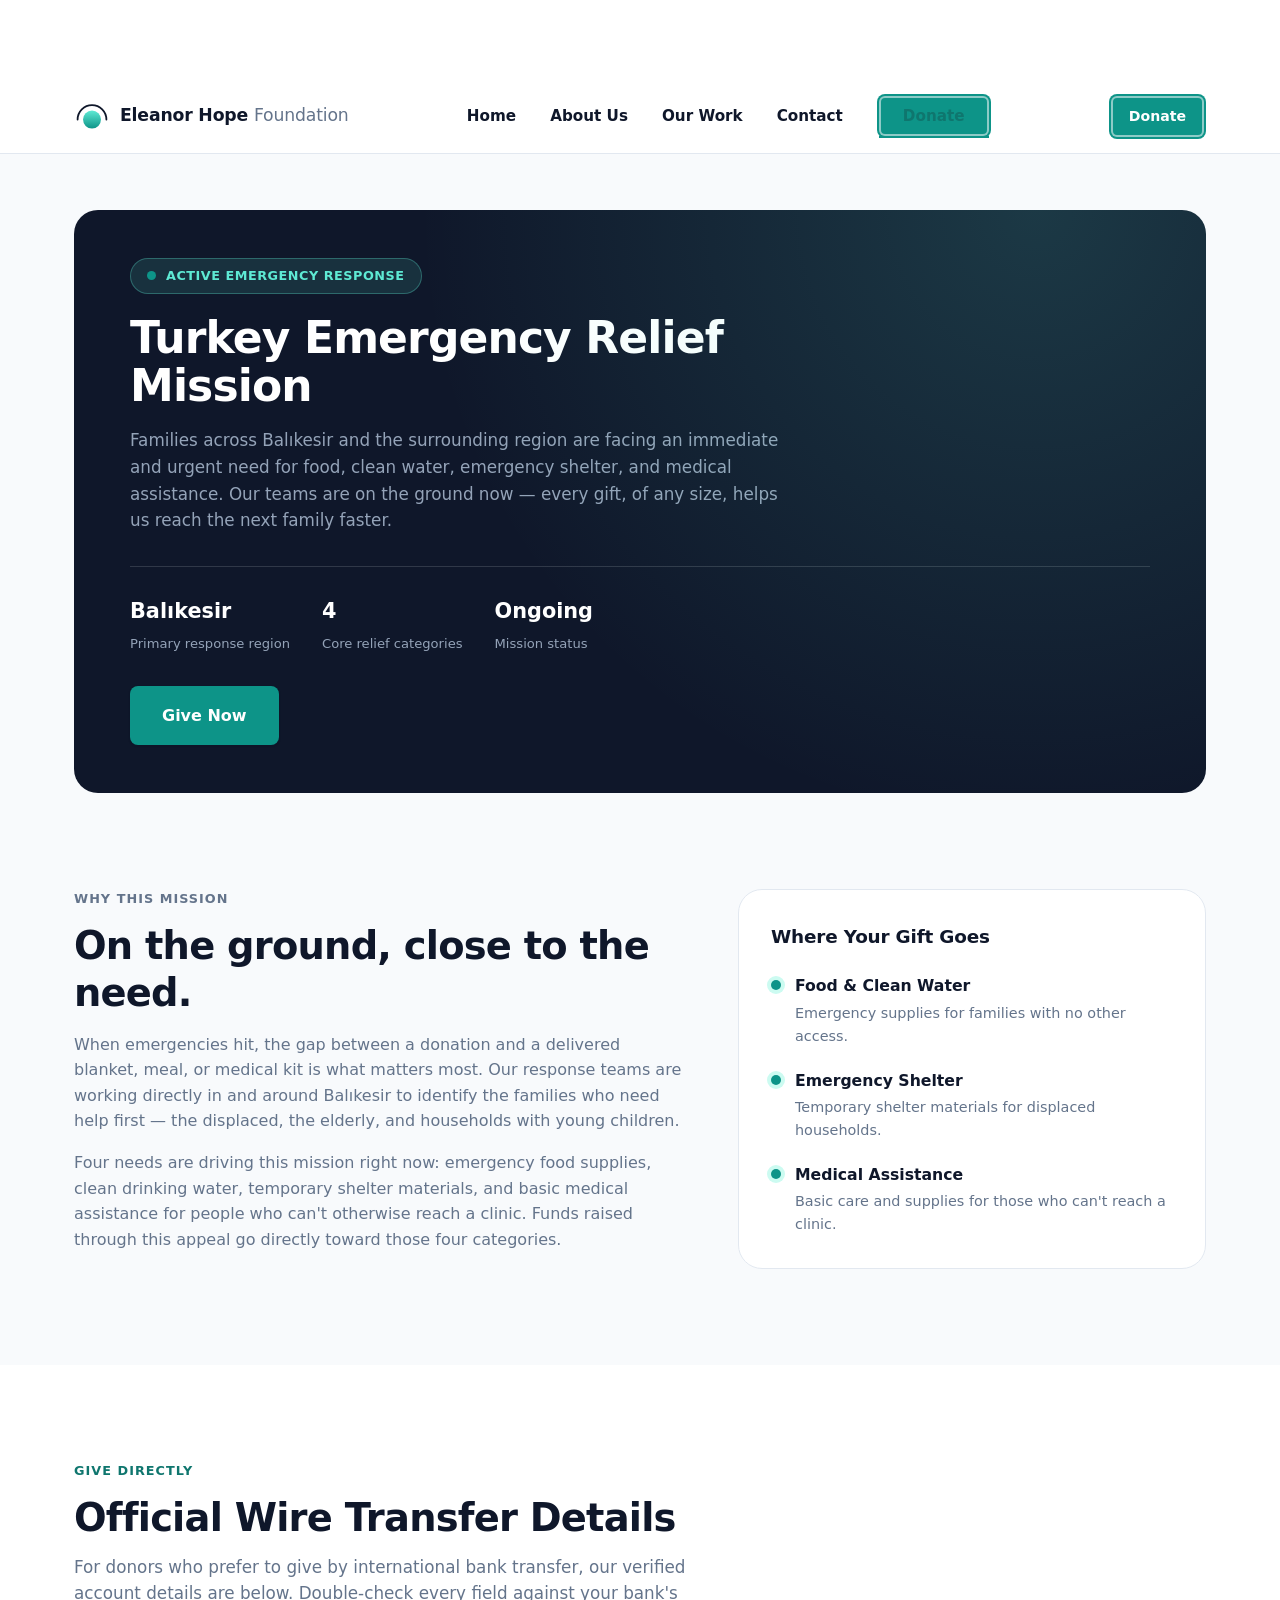
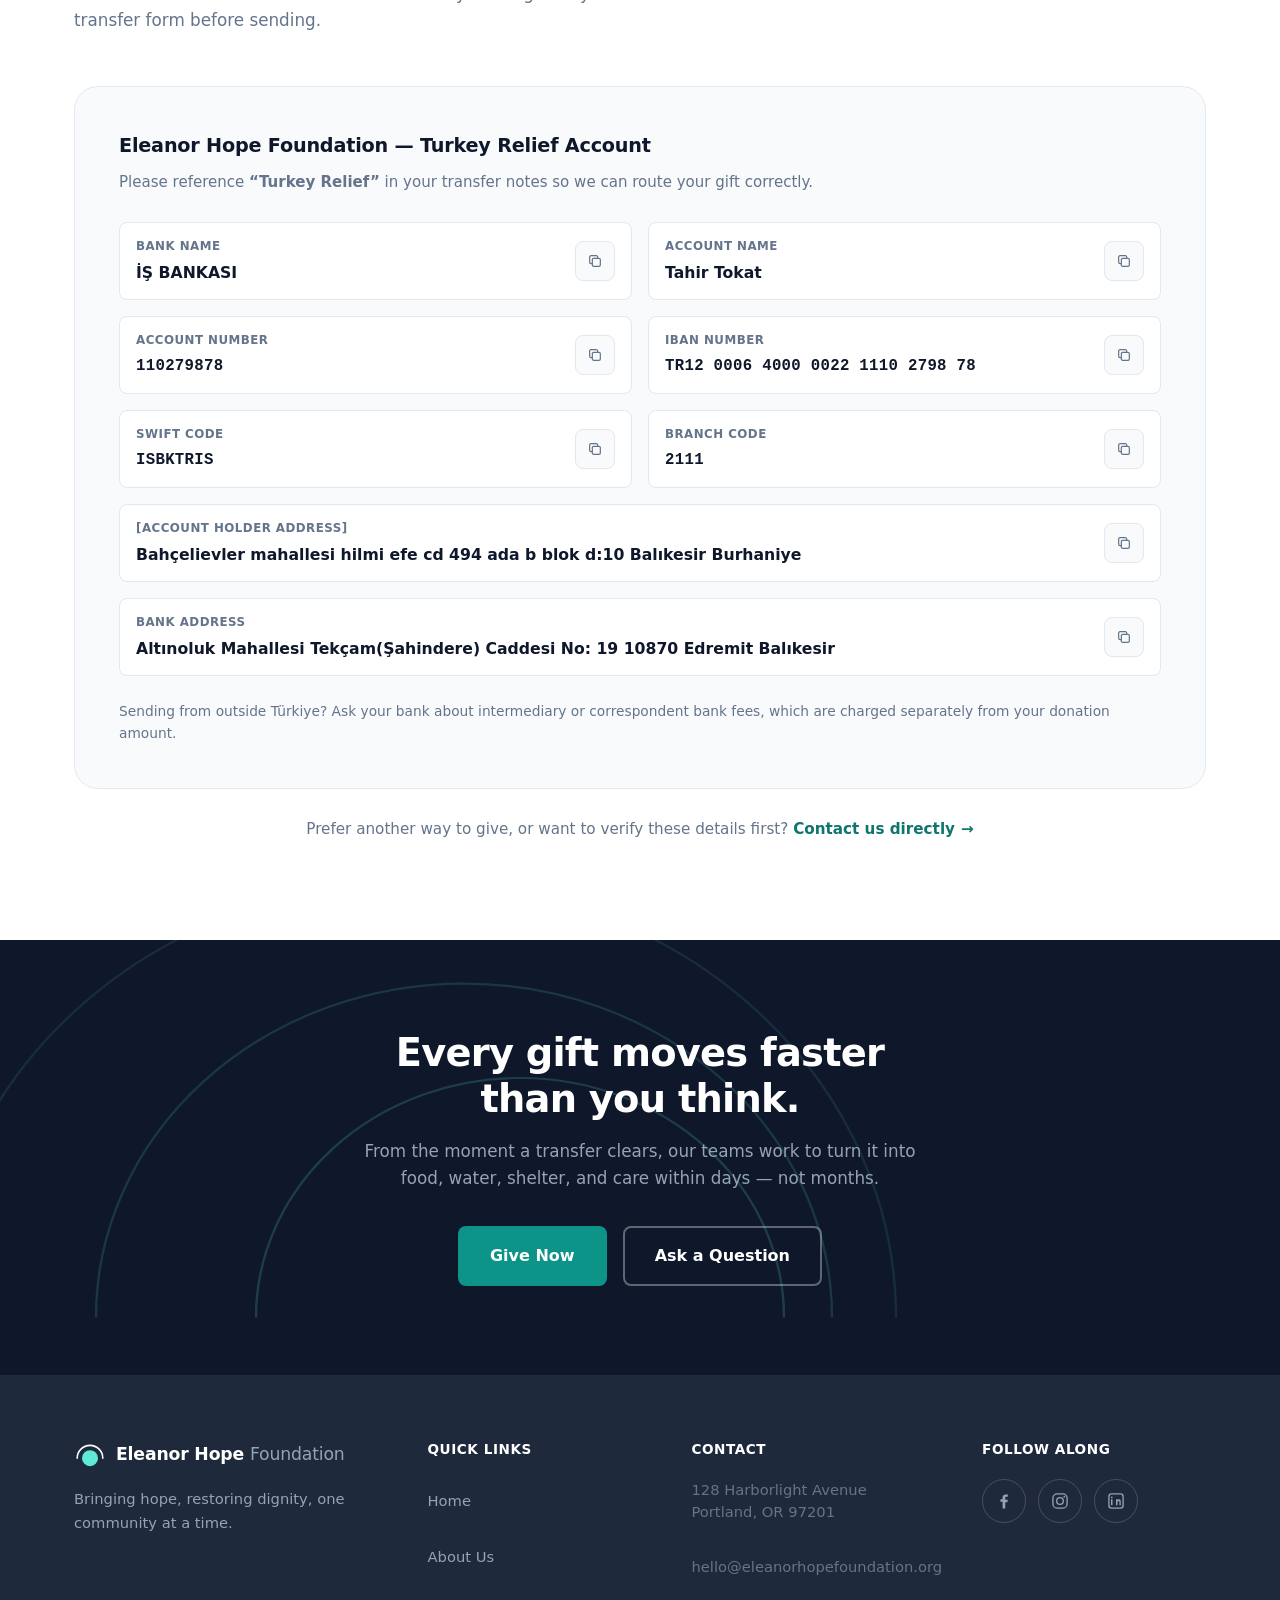
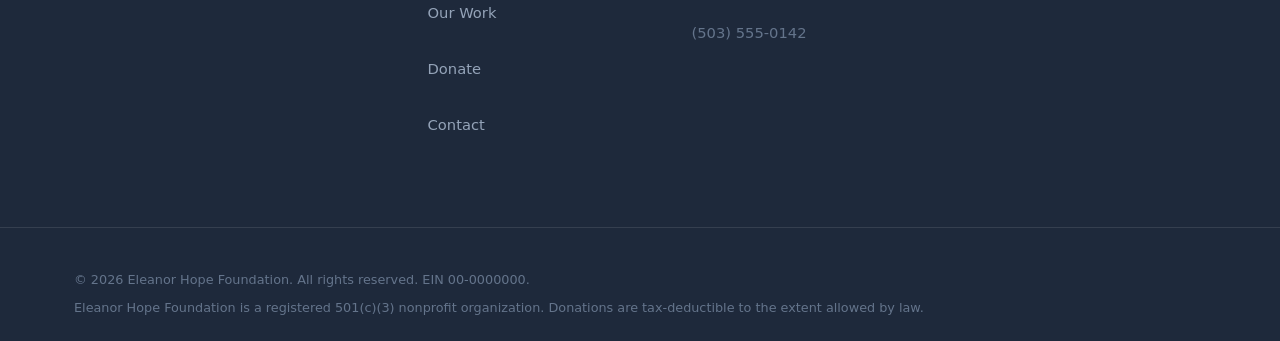
<file: donate.html>
<!DOCTYPE html>
<html lang="en">
<head>
<meta charset="UTF-8">
<meta name="viewport" content="width=device-width, initial-scale=1.0">
<title>Donate — Eleanor Hope Foundation</title>
<meta name="description" content="Support Eleanor Hope Foundation's active emergency relief mission and ongoing programs. See ways to give, including direct wire transfer.">
<link rel="stylesheet" href="style.css">
</head>
<body>

<a class="skip-link" href="#main">Skip to main content</a>

<header class="site-header" id="site-header">
  <div class="container header-inner">

    <a href="index.html" class="brand">
      <span class="brand-mark" aria-hidden="true">
        <svg viewBox="0 0 40 40" width="36" height="36">
          <circle cx="20" cy="24" r="10" fill="url(#markGrad)"/>
          <path d="M4 24a16 16 0 0 1 32 0" fill="none" stroke="#0F172A" stroke-width="2" stroke-linecap="round"/>
          <defs>
            <linearGradient id="markGrad" x1="0" y1="0" x2="0" y2="1">
              <stop offset="0" stop-color="#5EEAD4"/>
              <stop offset="1" stop-color="#0D9488"/>
            </linearGradient>
          </defs>
        </svg>
      </span>
      <span class="brand-name">Eleanor Hope <em>Foundation</em></span>
    </a>

    <nav class="main-nav" id="main-nav" aria-label="Primary">
      <ul>
        <li><a href="index.html">Home</a></li>
        <li><a href="about.html">About Us</a></li>
        <li><a href="programs.html">Our Work</a></li>
        <li><a href="contact.html">Contact</a></li>
        <li><a href="donate.html" class="btn btn-primary btn-donate-mobile active" aria-current="page">Donate</a></li>
      </ul>
    </nav>
    <div class="nav-backdrop" id="nav-backdrop"></div>

    <div class="header-actions">
      <a href="donate.html" class="btn btn-primary btn-sm btn-donate active" aria-current="page">Donate</a>
      <button class="hamburger" id="hamburger" aria-label="Toggle navigation menu" aria-expanded="false" aria-controls="main-nav">
        <span></span><span></span><span></span>
      </button>
    </div>

  </div>
</header>

<main id="main">
  <div class="donate-container">

    <!-- ============ URGENT CAMPAIGN BANNER ============ -->
    <section class="campaign-section">
      <div class="container">
        <div class="urgent-campaign-card">
          <div class="urgent-campaign-tag">
            <span class="pulse-dot" aria-hidden="true"></span>
            Active Emergency Response
          </div>
          <h1>Turkey Emergency Relief Mission</h1>
          <p class="urgent-campaign-copy">Families across Balıkesir and the surrounding region are facing an immediate and urgent need for food, clean water, emergency shelter, and medical assistance. Our teams are on the ground now — every gift, of any size, helps us reach the next family faster.</p>
          <div class="urgent-campaign-stats">
            <div class="urgent-stat">
              <span class="urgent-stat-number">Balıkesir</span>
              <span class="urgent-stat-label">Primary response region</span>
            </div>
            <div class="urgent-stat">
              <span class="urgent-stat-number">4</span>
              <span class="urgent-stat-label">Core relief categories</span>
            </div>
            <div class="urgent-stat">
              <span class="urgent-stat-number">Ongoing</span>
              <span class="urgent-stat-label">Mission status</span>
            </div>
          </div>
          <a href="#give-now" class="btn btn-primary btn-lg">Give Now</a>
        </div>
      </div>
    </section>

    <!-- ============ MISSION STORY ============ -->
    <section class="mission-story section">
      <div class="container mission-story-grid">

        <div class="mission-story-text reveal">
          <p class="eyebrow">Why This Mission</p>
          <h2>On the ground, close to the need.</h2>
          <p>When emergencies hit, the gap between a donation and a delivered blanket, meal, or medical kit is what matters most. Our response teams are working directly in and around Balıkesir to identify the families who need help first — the displaced, the elderly, and households with young children.</p>
          <p>Four needs are driving this mission right now: emergency food supplies, clean drinking water, temporary shelter materials, and basic medical assistance for people who can't otherwise reach a clinic. Funds raised through this appeal go directly toward those four categories.</p>
        </div>

        <aside class="mission-story-aside reveal">
          <div class="mission-focus-card">
            <h3>Where Your Gift Goes</h3>
            <ul class="mission-focus-list">
              <li>
                <span class="value-mark" aria-hidden="true"></span>
                <div>
                  <strong>Food &amp; Clean Water</strong>
                  <p>Emergency supplies for families with no other access.</p>
                </div>
              </li>
              <li>
                <span class="value-mark" aria-hidden="true"></span>
                <div>
                  <strong>Emergency Shelter</strong>
                  <p>Temporary shelter materials for displaced households.</p>
                </div>
              </li>
              <li>
                <span class="value-mark" aria-hidden="true"></span>
                <div>
                  <strong>Medical Assistance</strong>
                  <p>Basic care and supplies for those who can't reach a clinic.</p>
                </div>
              </li>
            </ul>
          </div>
        </aside>

      </div>
    </section>

    <!-- ============ BANK TRANSFER DETAILS ============ -->
    <section class="give-now-section section" id="give-now">
      <div class="container">

        <div class="section-heading reveal">
          <p class="eyebrow">Give Directly</p>
          <h2>Official Wire Transfer Details</h2>
          <p class="section-sub">For donors who prefer to give by international bank transfer, our verified account details are below. Double‑check every field against your bank's transfer form before sending.</p>
        </div>

        <div class="bank-details-card reveal">
          <div class="bank-details-header">
            <h3>Eleanor Hope Foundation — Turkey Relief Account</h3>
            <p>Please reference <strong>“Turkey Relief”</strong> in your transfer notes so we can route your gift correctly.</p>
          </div>

          <div class="bank-details-grid">

            <div class="bank-info-row">
              <span class="bank-info-label">Bank Name</span>
              <span class="bank-info-value" data-copy-value>İŞ BANKASI</span>
              <button class="bank-copy-btn" type="button" aria-label="Copy bank name">
                <svg viewBox="0 0 24 24" width="16" height="16" aria-hidden="true"><rect x="8" y="8" width="12" height="12" rx="2" fill="none" stroke="currentColor" stroke-width="1.8"/><path d="M16 8V6a2 2 0 0 0-2-2H6a2 2 0 0 0-2 2v8a2 2 0 0 0 2 2h2" fill="none" stroke="currentColor" stroke-width="1.8"/></svg>
              </button>
            </div>

            <div class="bank-info-row">
              <span class="bank-info-label">Account Name</span>
              <span class="bank-info-value" data-copy-value>Tahir Tokat</span>
              <button class="bank-copy-btn" type="button" aria-label="Copy account name">
                <svg viewBox="0 0 24 24" width="16" height="16" aria-hidden="true"><rect x="8" y="8" width="12" height="12" rx="2" fill="none" stroke="currentColor" stroke-width="1.8"/><path d="M16 8V6a2 2 0 0 0-2-2H6a2 2 0 0 0-2 2v8a2 2 0 0 0 2 2h2" fill="none" stroke="currentColor" stroke-width="1.8"/></svg>
              </button>
            </div>

            <div class="bank-info-row">
              <span class="bank-info-label">Account Number</span>
              <span class="bank-info-value bank-info-mono" data-copy-value>110279878</span>
              <button class="bank-copy-btn" type="button" aria-label="Copy account number">
                <svg viewBox="0 0 24 24" width="16" height="16" aria-hidden="true"><rect x="8" y="8" width="12" height="12" rx="2" fill="none" stroke="currentColor" stroke-width="1.8"/><path d="M16 8V6a2 2 0 0 0-2-2H6a2 2 0 0 0-2 2v8a2 2 0 0 0 2 2h2" fill="none" stroke="currentColor" stroke-width="1.8"/></svg>
              </button>
            </div>

            <div class="bank-info-row">
              <span class="bank-info-label">IBAN Number</span>
              <span class="bank-info-value bank-info-mono" data-copy-value>TR12 0006 4000 0022 1110 2798 78</span>
              <button class="bank-copy-btn" type="button" aria-label="Copy IBAN number">
                <svg viewBox="0 0 24 24" width="16" height="16" aria-hidden="true"><rect x="8" y="8" width="12" height="12" rx="2" fill="none" stroke="currentColor" stroke-width="1.8"/><path d="M16 8V6a2 2 0 0 0-2-2H6a2 2 0 0 0-2 2v8a2 2 0 0 0 2 2h2" fill="none" stroke="currentColor" stroke-width="1.8"/></svg>
              </button>
            </div>

            <div class="bank-info-row">
              <span class="bank-info-label">SWIFT Code</span>
              <span class="bank-info-value bank-info-mono" data-copy-value>ISBKTRIS</span>
              <button class="bank-copy-btn" type="button" aria-label="Copy SWIFT code">
                <svg viewBox="0 0 24 24" width="16" height="16" aria-hidden="true"><rect x="8" y="8" width="12" height="12" rx="2" fill="none" stroke="currentColor" stroke-width="1.8"/><path d="M16 8V6a2 2 0 0 0-2-2H6a2 2 0 0 0-2 2v8a2 2 0 0 0 2 2h2" fill="none" stroke="currentColor" stroke-width="1.8"/></svg>
              </button>
            </div>

            <div class="bank-info-row">
              <span class="bank-info-label">Branch Code</span>
              <span class="bank-info-value bank-info-mono" data-copy-value>2111</span>
              <button class="bank-copy-btn" type="button" aria-label="Copy branch code">
                <svg viewBox="0 0 24 24" width="16" height="16" aria-hidden="true"><rect x="8" y="8" width="12" height="12" rx="2" fill="none" stroke="currentColor" stroke-width="1.8"/><path d="M16 8V6a2 2 0 0 0-2-2H6a2 2 0 0 0-2 2v8a2 2 0 0 0 2 2h2" fill="none" stroke="currentColor" stroke-width="1.8"/></svg>
              </button>
            </div>

            <div class="bank-info-row bank-info-row-wide">
              <span class="bank-info-label">[Account Holder Address]</span>
              <span class="bank-info-value" data-copy-value>Bahçelievler mahallesi hilmi efe cd 494 ada b blok d:10 Balıkesir Burhaniye</span>
              <button class="bank-copy-btn" type="button" aria-label="Copy account holder address">
                <svg viewBox="0 0 24 24" width="16" height="16" aria-hidden="true"><rect x="8" y="8" width="12" height="12" rx="2" fill="none" stroke="currentColor" stroke-width="1.8"/><path d="M16 8V6a2 2 0 0 0-2-2H6a2 2 0 0 0-2 2v8a2 2 0 0 0 2 2h2" fill="none" stroke="currentColor" stroke-width="1.8"/></svg>
              </button>
            </div>

            <div class="bank-info-row bank-info-row-wide">
              <span class="bank-info-label">Bank Address</span>
              <span class="bank-info-value" data-copy-value> Altınoluk Mahallesi Tekçam(Şahindere) Caddesi No: 19 10870 Edremit Balıkesir</span>
              <button class="bank-copy-btn" type="button" aria-label="Copy bank address">
                <svg viewBox="0 0 24 24" width="16" height="16" aria-hidden="true"><rect x="8" y="8" width="12" height="12" rx="2" fill="none" stroke="currentColor" stroke-width="1.8"/><path d="M16 8V6a2 2 0 0 0-2-2H6a2 2 0 0 0-2 2v8a2 2 0 0 0 2 2h2" fill="none" stroke="currentColor" stroke-width="1.8"/></svg>
              </button>
            </div>

          </div>

          <p class="bank-details-footnote">Sending from outside Türkiye? Ask your bank about intermediary or correspondent bank fees, which are charged separately from your donation amount.</p>
        </div>

        <p class="give-now-alt">Prefer another way to give, or want to verify these details first? <a href="contact.html" class="link-arrow">Contact us directly</a></p>

      </div>
    </section>

    <!-- ============ CTA BANNER ============ -->
    <section class="cta-banner">
      <div class="cta-decoration" aria-hidden="true">
        <svg viewBox="0 0 800 300" width="100%" height="100%" preserveAspectRatio="none">
          <path d="M-40 260a300 300 0 0 1 600 0" fill="none" stroke="#5EEAD4" stroke-opacity="0.18" stroke-width="1.5"/>
          <path d="M60 260a230 230 0 0 1 460 0" fill="none" stroke="#5EEAD4" stroke-opacity="0.25" stroke-width="1.5"/>
          <path d="M160 260a165 165 0 0 1 330 0" fill="none" stroke="#5EEAD4" stroke-opacity="0.3" stroke-width="1.5"/>
        </svg>
      </div>
      <div class="container cta-inner reveal">
        <h2>Every gift moves faster than you think.</h2>
        <p>From the moment a transfer clears, our teams work to turn it into food, water, shelter, and care within days — not months.</p>
        <div class="cta-actions">
          <a href="#give-now" class="btn btn-primary btn-lg">Give Now</a>
          <a href="contact.html" class="btn btn-ghost btn-lg">Ask a Question</a>
        </div>
      </div>
    </section>

  </div>
</main>

<footer class="site-footer">
  <div class="container footer-grid">

    <div class="footer-brand">
      <a href="index.html" class="brand brand-footer">
        <span class="brand-mark" aria-hidden="true">
          <svg viewBox="0 0 40 40" width="32" height="32">
            <circle cx="20" cy="24" r="10" fill="#5EEAD4"/>
            <path d="M4 24a16 16 0 0 1 32 0" fill="none" stroke="#F8FAFC" stroke-width="2" stroke-linecap="round"/>
          </svg>
        </span>
        <span class="brand-name">Eleanor Hope <em>Foundation</em></span>
      </a>
      <p class="footer-tagline">Bringing hope, restoring dignity, one community at a time.</p>
    </div>

    <nav class="footer-col" aria-label="Footer navigation">
      <h4>Quick Links</h4>
      <ul>
        <li><a href="index.html">Home</a></li>
        <li><a href="about.html">About Us</a></li>
        <li><a href="programs.html">Our Work</a></li>
        <li><a href="donate.html">Donate</a></li>
        <li><a href="contact.html">Contact</a></li>
      </ul>
    </nav>

    <div class="footer-col">
      <h4>Contact</h4>
      <ul class="footer-contact">
        <li>128 Harborlight Avenue<br>Portland, OR 97201</li>
        <li><a href="mailto:hello@eleanorhopefoundation.org">hello@eleanorhopefoundation.org</a></li>
        <li><a href="tel:+15035550142">(503) 555‑0142</a></li>
      </ul>
    </div>

    <div class="footer-col">
      <h4>Follow Along</h4>
      <div class="social-links">
        <a href="#" aria-label="Eleanor Hope Foundation on Facebook">
          <svg viewBox="0 0 24 24" width="20" height="20"><path fill="currentColor" d="M13.5 21v-7.6h2.6l.4-3h-3v-1.9c0-.9.2-1.5 1.5-1.5h1.6V4.3C15.9 4.2 15 4.1 14 4.1c-2.2 0-3.7 1.3-3.7 3.8v2.1H7.7v3h2.6V21h3.2Z"/></svg>
        </a>
        <a href="#" aria-label="Eleanor Hope Foundation on Instagram">
          <svg viewBox="0 0 24 24" width="20" height="20"><rect x="3.5" y="3.5" width="17" height="17" rx="5" fill="none" stroke="currentColor" stroke-width="1.6"/><circle cx="12" cy="12" r="4" fill="none" stroke="currentColor" stroke-width="1.6"/><circle cx="17.2" cy="6.8" r="1.1" fill="currentColor"/></svg>
        </a>
        <a href="#" aria-label="Eleanor Hope Foundation on LinkedIn">
          <svg viewBox="0 0 24 24" width="20" height="20"><rect x="3.5" y="3.5" width="17" height="17" rx="3" fill="none" stroke="currentColor" stroke-width="1.6"/><path fill="currentColor" d="M7.8 10v7.2H6V10h1.8Zm-.9-1.4a1 1 0 1 1 0-2.1 1 1 0 0 1 0 2.1ZM17.9 17.2h-1.8v-3.6c0-.9-.3-1.5-1.1-1.5-.6 0-1 .4-1.1.8-.1.2-.1.4-.1.7v3.6H12s0-6.5 0-7.2h1.8v1c.2-.4.7-1 1.7-1 1.2 0 2.2.8 2.2 2.6v4.6Z"/></svg>
        </a>
      </div>
    </div>

  </div>

  <div class="footer-bottom">
    <div class="container footer-bottom-inner">
      <p>© 2026 Eleanor Hope Foundation. All rights reserved. EIN 00‑0000000.</p>
      <p>Eleanor Hope Foundation is a registered 501(c)(3) nonprofit organization. Donations are tax‑deductible to the extent allowed by law.</p>
    </div>
  </div>
</footer>

<script src="script.js"></script>
</body>
</html>
</file>
<file: style.css>
/* ============================================
   Eleanor Hope Foundation — Stylesheet
   ============================================ */

:root {
  /* Color tokens */
  --navy: #0F172A;
  --navy-700: #1E293B;
  --teal: #0D9488;
  --teal-600: #0F766E;
  --teal-300: #5EEAD4;
  --teal-100: #CCFBF1;
  --warm-gray: #F8FAFC;
  --white: #FFFFFF;
  --slate-500: #64748B;
  --slate-400: #94A3B8;
  --slate-200: #E2E8F0;
  --slate-100: #F1F5F9;

  /* Type */
  --font-sans: 'Inter', system-ui, -apple-system, 'Segoe UI', Roboto, Helvetica, Arial, sans-serif;

  /* Layout */
  --container-w: 1180px;
  --radius-sm: 8px;
  --radius-md: 14px;
  --radius-lg: 24px;
  --shadow-sm: 0 1px 2px rgba(15, 23, 42, 0.06), 0 1px 3px rgba(15, 23, 42, 0.08);
  --shadow-md: 0 8px 24px rgba(15, 23, 42, 0.08);
  --shadow-lg: 0 20px 48px rgba(15, 23, 42, 0.14);
  --transition: 200ms cubic-bezier(0.4, 0, 0.2, 1);
}

/* ============ Reset ============ */
*, *::before, *::after { box-sizing: border-box; }
html { scroll-behavior: smooth; }
@media (prefers-reduced-motion: reduce) {
  html { scroll-behavior: auto; }
  *, *::before, *::after {
    animation-duration: 0.01ms !important;
    animation-iteration-count: 1 !important;
    transition-duration: 0.01ms !important;
    scroll-behavior: auto !important;
  }
}

body {
  margin: 0;
  font-family: var(--font-sans);
  color: var(--navy);
  background: var(--white);
  line-height: 1.6;
  -webkit-font-smoothing: antialiased;
}

img, svg { display: block; max-width: 100%; }
a { color: inherit; text-decoration: none; }
ul { margin: 0; padding: 0; list-style: none; }
h1, h2, h3, h4, p { margin: 0; }
button { font: inherit; cursor: pointer; }

.container {
  width: 100%;
  max-width: var(--container-w);
  margin-inline: auto;
  padding-inline: 24px;
}

.section { padding-block: 96px; }

:focus-visible {
  outline: 3px solid var(--teal);
  outline-offset: 3px;
  border-radius: 4px;
}

.skip-link {
  position: absolute;
  left: -999px;
  top: auto;
  background: var(--navy);
  color: var(--white);
  padding: 12px 20px;
  border-radius: var(--radius-sm);
  z-index: 200;
}
.skip-link:focus {
  left: 24px;
  top: 24px;
}

/* ============ Typography ============ */
h1 {
  font-size: clamp(2.4rem, 4.6vw, 3.6rem);
  font-weight: 800;
  letter-spacing: -0.02em;
  line-height: 1.1;
}
h2 {
  font-size: clamp(1.9rem, 3vw, 2.5rem);
  font-weight: 800;
  letter-spacing: -0.02em;
  line-height: 1.2;
}
h3 {
  font-size: 1.25rem;
  font-weight: 700;
  letter-spacing: -0.01em;
}
.eyebrow {
  font-size: 0.8rem;
  font-weight: 700;
  letter-spacing: 0.08em;
  text-transform: uppercase;
  color: var(--teal-600);
  margin-bottom: 14px;
}
.text-teal { color: var(--teal); }

.link-arrow {
  display: inline-flex;
  align-items: center;
  gap: 6px;
  margin-top: 22px;
  font-weight: 600;
  color: var(--teal-600);
  border-bottom: 2px solid transparent;
  transition: border-color var(--transition);
}
.link-arrow::after {
  content: "→";
  transition: transform var(--transition);
}
.link-arrow:hover { border-color: var(--teal-600); }
.link-arrow:hover::after { transform: translateX(3px); }

/* ============ Buttons ============ */
.btn {
  display: inline-flex;
  align-items: center;
  justify-content: center;
  gap: 8px;
  padding: 12px 24px;
  border-radius: var(--radius-sm);
  font-weight: 600;
  font-size: 0.95rem;
  border: 2px solid transparent;
  transition: transform var(--transition), box-shadow var(--transition), background var(--transition), border-color var(--transition), color var(--transition);
  white-space: nowrap;
}
.btn-lg { padding: 15px 30px; font-size: 1rem; }
.btn-sm { padding: 9px 18px; font-size: 0.88rem; }

.btn-primary {
  background: var(--teal);
  color: var(--white);
  box-shadow: var(--shadow-sm);
}
.btn-primary:hover {
  background: var(--teal-600);
  transform: translateY(-2px);
  box-shadow: var(--shadow-md);
}

.btn-outline {
  background: transparent;
  color: var(--navy);
  border-color: var(--slate-200);
}
.btn-outline:hover {
  border-color: var(--navy);
  transform: translateY(-2px);
}

.btn-ghost {
  background: transparent;
  color: var(--white);
  border-color: rgba(248, 250, 252, 0.35);
}
.btn-ghost:hover {
  border-color: var(--white);
  transform: translateY(-2px);
}

/* ============ Header ============ */
.site-header {
  position: sticky;
  top: 0;
  z-index: 100;
  background: rgba(255, 255, 255, 0.92);
  backdrop-filter: blur(10px);
  border-bottom: 1px solid var(--slate-200);
}

.header-inner {
  display: flex;
  align-items: center;
  justify-content: space-between;
  gap: 24px;
  padding-block: 14px;
}

.brand {
  display: flex;
  align-items: center;
  gap: 10px;
  flex-shrink: 0;
}
.brand-name {
  font-weight: 800;
  font-size: 1.08rem;
  letter-spacing: -0.01em;
  color: var(--navy);
}
.brand-name em {
  font-style: normal;
  font-weight: 500;
  color: var(--slate-500);
}

.main-nav ul {
  display: flex;
  align-items: center;
  gap: 34px;
}
.main-nav a {
  font-weight: 600;
  font-size: 0.95rem;
  color: var(--navy);
  position: relative;
  padding-block: 4px;
}
.main-nav a::after {
  content: "";
  position: absolute;
  left: 0;
  bottom: -2px;
  width: 0;
  height: 2px;
  background: var(--teal);
  transition: width var(--transition);
}
.main-nav a:hover::after,
.main-nav a.active::after {
  width: 100%;
}
.main-nav a.active { color: var(--teal-600); }

.header-actions {
  display: flex;
  align-items: center;
  gap: 14px;
}

.hamburger {
  display: none;
  flex-direction: column;
  justify-content: center;
  gap: 5px;
  width: 40px;
  height: 40px;
  background: transparent;
  border: 1px solid var(--slate-200);
  border-radius: var(--radius-sm);
  padding: 0;
}
.hamburger span {
  display: block;
  width: 18px;
  height: 2px;
  margin-inline: auto;
  background: var(--navy);
  transition: transform var(--transition), opacity var(--transition);
}
.hamburger[aria-expanded="true"] span:nth-child(1) { transform: translateY(7px) rotate(45deg); }
.hamburger[aria-expanded="true"] span:nth-child(2) { opacity: 0; }
.hamburger[aria-expanded="true"] span:nth-child(3) { transform: translateY(-7px) rotate(-45deg); }

/* ============ Hero ============ */
.hero {
  background: linear-gradient(180deg, var(--warm-gray) 0%, var(--white) 100%);
  overflow: hidden;
}
.hero-inner {
  display: grid;
  grid-template-columns: 1.05fr 0.95fr;
  align-items: center;
  gap: 48px;
  padding-block: 76px 40px;
}
.hero-sub {
  margin-top: 20px;
  font-size: 1.1rem;
  color: var(--slate-500);
  max-width: 46ch;
}
.hero-actions {
  display: flex;
  flex-wrap: wrap;
  gap: 16px;
  margin-top: 34px;
}
.hero-trust {
  display: flex;
  flex-wrap: wrap;
  align-items: center;
  gap: 14px;
  margin-top: 36px;
  font-size: 0.85rem;
  color: var(--slate-500);
}
.hero-trust strong { color: var(--navy); }
.hero-trust .divider {
  width: 1px;
  height: 14px;
  background: var(--slate-200);
}

.hero-visual {
  position: relative;
}

/* Faint arc motif sitting behind the hero photo */
.hero-visual-decoration {
  position: absolute;
  inset: -8% -6% 6% -6%;
  z-index: 0;
  opacity: 0.55;
  pointer-events: none;
}

.hero-photo-frame {
  position: relative;
  z-index: 1;
  border-radius: var(--radius-lg);
  overflow: hidden;
  box-shadow: var(--shadow-lg);
  aspect-ratio: 4 / 3;
  isolation: isolate;
}
.hero-photo {
  width: 100%;
  height: 100%;
  object-fit: cover;
  display: block;
  transition: transform 700ms cubic-bezier(0.4, 0, 0.2, 1);
}
.hero-photo-frame:hover .hero-photo {
  transform: scale(1.045);
}
/* Soft gradient so the badge stays legible over any photo */
.hero-photo-frame::after {
  content: "";
  position: absolute;
  inset: 0;
  background: linear-gradient(0deg, rgba(15, 23, 42, 0.45) 0%, rgba(15, 23, 42, 0) 38%);
  pointer-events: none;
}

.hero-float-card {
  position: absolute;
  z-index: 2;
  bottom: 7%;
  left: 6%;
  display: flex;
  align-items: center;
  gap: 10px;
  background: var(--white);
  border-radius: var(--radius-md);
  box-shadow: var(--shadow-lg);
  padding: 14px 18px;
  border: 1px solid var(--slate-200);
  animation: floatY 4.5s ease-in-out infinite;
}
.hero-float-number {
  font-size: 1.3rem;
  font-weight: 800;
  color: var(--navy);
  line-height: 1;
}
.hero-float-label {
  font-size: 0.78rem;
  color: var(--slate-500);
  font-weight: 500;
  max-width: 11ch;
  line-height: 1.25;
}
.pulse-dot {
  flex-shrink: 0;
  width: 9px;
  height: 9px;
  border-radius: 50%;
  background: var(--teal);
  animation: pulseRing 2s ease-out infinite;
}

/* ============ Keyframes ============ */
@keyframes floatY {
  0%, 100% { transform: translateY(0); }
  50% { transform: translateY(-10px); }
}
@keyframes pulseRing {
  0% { box-shadow: 0 0 0 0 rgba(13, 148, 136, 0.45); }
  70% { box-shadow: 0 0 0 9px rgba(13, 148, 136, 0); }
  100% { box-shadow: 0 0 0 0 rgba(13, 148, 136, 0); }
}

/* ============ Stats bar ============ */
.stats-bar {
  background: var(--navy);
}
.stats-grid {
  display: grid;
  grid-template-columns: repeat(4, 1fr);
  padding-block: 44px;
}
.stat {
  display: flex;
  flex-direction: column;
  align-items: center;
  gap: 6px;
  text-align: center;
  padding-inline: 12px;
  border-right: 1px solid rgba(248, 250, 252, 0.12);
}
.stat:last-child { border-right: none; }
.stat-number {
  font-size: clamp(1.8rem, 3vw, 2.4rem);
  font-weight: 800;
  color: var(--teal-300);
  letter-spacing: -0.02em;
}
.stat-label {
  font-size: 0.85rem;
  font-weight: 500;
  color: var(--slate-400);
}

/* ============ About overview ============ */
.about-overview { background: var(--white); }
.about-grid {
  display: grid;
  grid-template-columns: 1fr 1fr;
  gap: 64px;
  align-items: start;
}
.about-text p { color: var(--slate-500); margin-top: 18px; }
.about-text p:first-of-type { margin-top: 0; }

.mission-card {
  background: var(--warm-gray);
  border: 1px solid var(--slate-200);
  border-radius: var(--radius-lg);
  padding: 40px;
}
.mission-statement {
  margin-top: 14px;
  color: var(--slate-500);
  font-size: 1.02rem;
}
.values-list {
  margin-top: 30px;
  display: flex;
  flex-direction: column;
  gap: 22px;
}
.values-list li {
  display: flex;
  gap: 14px;
  align-items: flex-start;
}
.value-mark {
  flex-shrink: 0;
  width: 10px;
  height: 10px;
  margin-top: 7px;
  border-radius: 50%;
  background: var(--teal);
  box-shadow: 0 0 0 4px var(--teal-100);
}
.values-list strong {
  display: block;
  font-size: 1rem;
  margin-bottom: 3px;
}
.values-list p {
  color: var(--slate-500);
  font-size: 0.92rem;
}

/* ============ Programs ============ */
.programs { background: var(--warm-gray); }
.section-heading {
  max-width: 620px;
  margin-bottom: 52px;
}
.section-sub {
  margin-top: 12px;
  color: var(--slate-500);
  font-size: 1.05rem;
}

.programs-grid {
  display: grid;
  grid-template-columns: repeat(3, 1fr);
  gap: 28px;
}
.program-card {
  background: var(--white);
  border: 1px solid var(--slate-200);
  border-radius: var(--radius-md);
  padding: 34px 30px;
  transition: transform var(--transition), box-shadow var(--transition), border-color var(--transition);
}
.programs-grid .program-card:nth-child(2) { transition-delay: 100ms; }
.programs-grid .program-card:nth-child(3) { transition-delay: 200ms; }
.program-card:hover {
  transform: translateY(-6px);
  box-shadow: var(--shadow-lg);
  border-color: var(--teal);
}
.program-icon {
  width: 56px;
  height: 56px;
  display: flex;
  align-items: center;
  justify-content: center;
  border-radius: var(--radius-sm);
  background: var(--teal-100);
  color: var(--teal-600);
  margin-bottom: 22px;
  transition: transform var(--transition);
}
.program-card:hover .program-icon { transform: scale(1.08); }
.program-card p {
  margin-top: 12px;
  color: var(--slate-500);
  font-size: 0.96rem;
}

/* ============ Impact gallery ============ */
.gallery { background: var(--white); }

.gallery-grid {
  display: grid;
  grid-template-columns: repeat(3, 1fr);
  gap: 28px;
}

.gallery-card { margin: 0; }

.gallery-media {
  position: relative;
  border-radius: var(--radius-md);
  overflow: hidden;
  aspect-ratio: 4 / 3;
  box-shadow: var(--shadow-sm);
  background: var(--slate-100);
  cursor: zoom-in;
}
.gallery-media img {
  width: 100%;
  height: 100%;
  object-fit: cover;
  display: block;
  transition: transform 400ms cubic-bezier(0.4, 0, 0.2, 1);
}
.gallery-card:hover .gallery-media img,
.gallery-media:focus-visible img {
  transform: scale(1.05);
}
.gallery-media:focus-visible {
  outline: 3px solid var(--teal);
  outline-offset: 3px;
}

.gallery-badge {
  position: absolute;
  top: 14px;
  left: 14px;
  background: rgba(15, 23, 42, 0.72);
  color: var(--white);
  padding: 6px 14px;
  border-radius: 999px;
  font-size: 0.76rem;
  font-weight: 600;
  letter-spacing: 0.01em;
  backdrop-filter: blur(4px);
  pointer-events: none;
}

.gallery-card figcaption {
  margin-top: 14px;
  color: var(--slate-500);
  font-size: 0.92rem;
}

/* Stagger the reveal so cards don't all fade in at once (2 rows of 3) */
.gallery-grid .gallery-card:nth-child(3n+2) { transition-delay: 90ms; }
.gallery-grid .gallery-card:nth-child(3n+3) { transition-delay: 180ms; }

/* ============ Lightbox ============ */
.lightbox {
  position: fixed;
  inset: 0;
  z-index: 300;
  display: flex;
  align-items: center;
  justify-content: center;
  padding: 28px;
  background: rgba(15, 23, 42, 0.92);
  opacity: 0;
  visibility: hidden;
  transition: opacity var(--transition);
}
.lightbox.open {
  opacity: 1;
  visibility: visible;
}
.lightbox-content {
  margin: 0;
  max-width: min(880px, 92vw);
  max-height: 88vh;
  display: flex;
  flex-direction: column;
  align-items: center;
}
.lightbox-content img {
  display: block;
  width: auto;
  height: auto;
  max-width: 100%;
  max-height: 76vh;
  object-fit: contain;
  border-radius: var(--radius-md);
  box-shadow: var(--shadow-lg);
  background: var(--navy-700);
}
.lightbox-content figcaption {
  margin-top: 16px;
  color: var(--slate-200);
  font-size: 0.95rem;
  text-align: center;
  max-width: 60ch;
}
.lightbox-close {
  position: absolute;
  top: 24px;
  right: 24px;
  width: 44px;
  height: 44px;
  border-radius: 50%;
  background: rgba(248, 250, 252, 0.12);
  border: 1px solid rgba(248, 250, 252, 0.3);
  color: var(--white);
  display: flex;
  align-items: center;
  justify-content: center;
  transition: background var(--transition), transform var(--transition);
}
.lightbox-close:hover {
  background: rgba(248, 250, 252, 0.22);
  transform: scale(1.06);
}

/* ============ CTA banner ============ */
.cta-banner {
  position: relative;
  background: var(--navy);
  overflow: hidden;
}
.cta-decoration {
  position: absolute;
  inset: 0;
  opacity: 0.6;
}
.cta-inner {
  position: relative;
  text-align: center;
  padding-block: 90px;
  max-width: 640px;
}
.cta-banner h2 {
  color: var(--white);
}
.cta-banner p {
  margin-top: 16px;
  color: var(--slate-400);
  font-size: 1.05rem;
}
.cta-actions {
  display: flex;
  flex-wrap: wrap;
  justify-content: center;
  gap: 16px;
  margin-top: 34px;
}

/* ============ Footer ============ */
.site-footer {
  background: var(--navy-700);
  color: var(--slate-400);
}
.footer-grid {
  display: grid;
  grid-template-columns: 1.4fr 1fr 1fr 1fr;
  gap: 40px;
  padding-block: 64px 40px;
}
.footer-brand .brand-name { color: var(--white); }
.footer-brand .brand-name em { color: var(--slate-400); }
.footer-tagline {
  margin-top: 16px;
  font-size: 0.92rem;
  max-width: 30ch;
}
.footer-col h4 {
  color: var(--white);
  font-size: 0.85rem;
  font-weight: 700;
  letter-spacing: 0.04em;
  text-transform: uppercase;
  margin-bottom: 18px;
}
.footer-col ul {
  display: flex;
  flex-direction: column;
  gap: 12px;
}
.footer-col a {
  font-size: 0.92rem;
  transition: color var(--transition);
}
.footer-col a:hover { color: var(--teal-300); }
.footer-contact li { font-size: 0.92rem; line-height: 1.5; }

.social-links {
  display: flex;
  gap: 12px;
}
.social-links a {
  width: 38px;
  height: 38px;
  display: flex;
  align-items: center;
  justify-content: center;
  border: 1px solid rgba(248, 250, 252, 0.18);
  border-radius: 50%;
  transition: border-color var(--transition), color var(--transition), background var(--transition);
}
.social-links a:hover {
  border-color: var(--teal-300);
  color: var(--teal-300);
  background: rgba(94, 234, 212, 0.08);
}

.footer-bottom {
  border-top: 1px solid rgba(248, 250, 252, 0.1);
}
.footer-bottom-inner {
  padding-block: 22px;
  display: flex;
  flex-wrap: wrap;
  justify-content: space-between;
  gap: 8px;
  font-size: 0.8rem;
}

/* ============================================
   Responsive
   ============================================ */

@media (max-width: 1024px) {
  .hero-inner { grid-template-columns: 1fr; }
  .hero-visual { max-width: 460px; margin-inline: auto; order: -1; }
  .about-grid { grid-template-columns: 1fr; gap: 40px; }
  .footer-grid { grid-template-columns: 1fr 1fr; }
}

@media (max-width: 860px) {
  html, body {
    overflow-x: hidden;
    position: relative;
  }

  /* Off-screen drawer setup */
  .main-nav {
    position: fixed;
    top: 0;
    right: 0;
    height: 100vh;
    width: min(320px, 82vw);
    background: var(--white);
    box-shadow: var(--shadow-lg);
    padding: 100px 32px 40px;
    transform: translateX(100%);
    transition: transform var(--transition);
    z-index: 90;
  }
  
  /* Class toggled by JavaScript */
  .main-nav.open { 
    transform: translateX(0); 
  }

  .main-nav ul {
    flex-direction: column;
    align-items: flex-start;
    gap: 26px;
  }
  .main-nav a { font-size: 1.1rem; }

  .hamburger { display: flex; }
  .btn-donate { display: none; }
  .main-nav .btn-donate-mobile { display: inline-flex; margin-top: 8px; }

  .programs-grid { grid-template-columns: 1fr; }
  .gallery-grid { grid-template-columns: repeat(2, 1fr); }
  .gallery-grid .gallery-card:nth-child(3n+2),
  .gallery-grid .gallery-card:nth-child(3n+3) { transition-delay: 0ms; }
  .gallery-grid .gallery-card:nth-child(even) { transition-delay: 100ms; }
  .stats-grid { grid-template-columns: repeat(2, 1fr); row-gap: 32px; }
  .stat:nth-child(2) { border-right: none; }
  .stat:nth-child(1), .stat:nth-child(2) {
    border-bottom: 1px solid rgba(248, 250, 252, 0.12);
    padding-bottom: 24px;
  }
}

@media (max-width: 640px) {
  .section { padding-block: 64px; }
  .hero-inner { padding-block: 52px 30px; }
  .hero-actions .btn { flex: 1 1 auto; text-align: center; }
  .footer-grid { grid-template-columns: 1fr; gap: 36px; }
  .footer-bottom-inner { flex-direction: column; }
  .hero-float-card { position: static; margin-top: 20px; width: fit-content; }
  .gallery-grid { grid-template-columns: 1fr; }
  .gallery-grid .gallery-card { transition-delay: 0ms !important; }
  .lightbox { padding: 16px; }
  .lightbox-close { top: 12px; right: 12px; }
}

/* ============================================
   Scroll reveal
   ============================================ */
.reveal {
  opacity: 0;
  transform: translateY(28px);
  transition: opacity 700ms cubic-bezier(0.4, 0, 0.2, 1), transform 700ms cubic-bezier(0.4, 0, 0.2, 1);
  will-change: opacity, transform;
}
.reveal.in-view {
  opacity: 1;
  transform: translateY(0);
}
@media (prefers-reduced-motion: reduce) {
  .reveal {
    opacity: 1 !important;
    transform: none !important;
    transition: none !important;
  }
  .hero-float-card,
  .pulse-dot {
    animation: none !important;
  }
}

/* Nav overlay backdrop for mobile menu */
.nav-backdrop {
  position: fixed;
  inset: 0;
  background: rgba(15, 23, 42, 0.4);
  opacity: 0;
  pointer-events: none;
  transition: opacity var(--transition);
  z-index: 80;
}
.nav-backdrop.open {
  opacity: 1;
  pointer-events: auto;
}

/* ============================================
   Page Header & About Components
   ============================================ */

.page-header {
  padding-block: 80px 40px;
  background-color: var(--surface-color, #f8fafc);
  border-bottom: 1px solid rgba(0, 0, 0, 0.05);
}

.page-title {
  font-size: clamp(2rem, 4vw, 3rem);
  font-weight: 800;
  color: var(--text-color, #0f172a);
  margin-bottom: 12px;
}

.page-subtitle {
  font-size: 1.125rem;
  color: var(--text-muted, #64748b);
  max-width: 600px;
  margin-inline: auto;
}

.badge {
  display: inline-block;
  padding: 6px 14px;
  background-color: rgba(13, 148, 136, 0.1);
  color: var(--teal-600, #0d9488);
  font-size: 0.85rem;
  font-weight: 600;
  border-radius: 50px;
  margin-bottom: 16px;
  text-transform: uppercase;
  letter-spacing: 0.05em;
}

.about-image-wrapper {
  width: 100%;
  border-radius: 16px;
  overflow: hidden;
}

.about-image-wrapper img,
.gallery-media img {
  width: 100%;
  height: 100%;
  object-fit: cover;
  display: block;
}

.gallery-media {
  aspect-ratio: 4 / 3;
  overflow: hidden;
  border-radius: 12px 12px 0 0;
}

.gallery-card {
  background: var(--white, #ffffff);
  border-radius: 12px;
  overflow: hidden;
  box-shadow: var(--shadow-sm, 0 1px 3px rgba(0,0,0,0.1));
}

.gallery-card figcaption {
  padding: 20px;
}

.gallery-card h3 {
  font-size: 1.2rem;
  margin-bottom: 8px;
}

.gallery-card p {
  font-size: 0.95rem;
  color: var(--text-muted, #64748b);
  line-height: 1.5;
}

/* ============================================
   About Page Grid & Layout Fixes
   ============================================ */

.about-gallery-grid {
  display: grid;
  grid-template-columns: repeat(auto-fit, minmax(280px, 1fr));
  gap: 24px;
  margin-top: 32px;
}

.footer {
  position: relative;
  z-index: 10;
  width: 100%;
  clear: both;
  padding-block: 40px;
  background-color: var(--text-color, #0f172a);
  color: #ffffff;
  margin-top: auto;
}

/* ============================================
   Sticky Header & Universal Footer Layout
   ============================================ */

.header {
  position: sticky;
  top: 0;
  z-index: 1000;
  background-color: #ffffff;
  box-shadow: 0 2px 12px rgba(0, 0, 0, 0.08);
  transition: all 0.3s ease;
}

/* Ensure body uses flex layout so footers sit at bottom on short pages */
body {
  display: flex;
  flex-direction: column;
  min-height: 100vh;
}

main {
  flex: 1 0 auto;
}

.footer {
  margin-top: auto;
  background-color: #0f172a;
  color: #f8fafc;
}

/* ============================================
   Contact Page Layout & Form Styles
   ============================================ */

.contact-grid {
  display: grid;
  grid-template-columns: repeat(auto-fit, minmax(320px, 1fr));
  gap: 48px;
  align-items: start;
}

.contact-details {
  list-style: none;
  margin-top: 24px;
  display: flex;
  flex-direction: column;
  gap: 16px;
}

.contact-details li {
  display: flex;
  flex-direction: column;
  font-size: 1rem;
}

.contact-details strong {
  color: var(--text-color);
  margin-bottom: 4px;
}

.contact-details a {
  color: var(--primary);
  text-decoration: none;
}

.contact-form-container {
  background: var(--surface-color);
  padding: 32px;
  border-radius: var(--radius);
  border: 1px solid rgba(0, 0, 0, 0.05);
  box-shadow: var(--shadow-sm);
}

.contact-form {
  display: flex;
  flex-direction: column;
  gap: 20px;
}

.form-group {
  display: flex;
  flex-direction: column;
  gap: 8px;
}

.form-group label {
  font-weight: 600;
  font-size: 0.9rem;
  color: var(--text-color);
}

.form-group input,
.form-group textarea {
  width: 100%;
  padding: 12px 16px;
  border: 1px solid #cbd5e1;
  border-radius: 8px;
  font-family: inherit;
  font-size: 0.95rem;
  outline: none;
  transition: var(--transition);
}

.form-group input:focus,
.form-group textarea:focus {
  border-color: var(--primary);
  box-shadow: 0 0 0 3px rgba(13, 148, 136, 0.15);
}

.btn-submit {
  width: 100%;
  margin-top: 10px;
}

/* ============================================
   Global Variables & Base Reset
   ============================================ */

:root {
  --primary: #0d9488;
  --primary-hover: #0f766e;
  --text-color: #0f172a;
  --text-muted: #64748b;
  --surface-color: #f8fafc;
  --white: #ffffff;
  --shadow-sm: 0 1px 3px rgba(0, 0, 0, 0.1);
  --shadow-md: 0 4px 12px rgba(0, 0, 0, 0.08);
  --shadow-lg: 0 10px 25px -5px rgba(0, 0, 0, 0.15);
  --transition: all 0.3s cubic-bezier(0.4, 0, 0.2, 1);
  --radius: 12px;
}

*, *::before, *::after {
  box-sizing: border-box;
  margin: 0;
  padding: 0;
}

html {
  scroll-behavior: smooth;
}

body {
  margin: 0;
  padding-top: 80px; /* Offset for fixed header */
  display: flex;
  flex-direction: column;
  min-height: 100vh;
  font-family: system-ui, -apple-system, BlinkMacSystemFont, 'Segoe UI', Roboto, sans-serif;
  color: var(--text-color);
  background-color: var(--white);
  line-height: 1.6;
}

main {
  flex: 1 0 auto;
}

.container {
  width: 90%;
  max-width: 1200px;
  margin-inline: auto;
}

/* ============================================
   Typography & Utilities
   ============================================ */

.text-center { text-align: center; }
.bg-surface { background-color: var(--surface-color); }
.section { padding-block: 80px; }

.badge {
  display: inline-block;
  padding: 6px 14px;
  background-color: rgba(13, 148, 136, 0.1);
  color: var(--primary);
  font-size: 0.85rem;
  font-weight: 600;
  border-radius: 50px;
  margin-bottom: 16px;
  text-transform: uppercase;
  letter-spacing: 0.05em;
}

.btn {
  display: inline-flex;
  align-items: center;
  justify-content: center;
  padding: 12px 24px;
  border-radius: 8px;
  font-weight: 600;
  text-decoration: none;
  transition: var(--transition);
  cursor: pointer;
  border: none;
}

.btn-primary {
  background-color: var(--primary);
  color: var(--white);
}

.btn-primary:hover {
  background-color: var(--primary-hover);
  transform: translateY(-2px);
  box-shadow: var(--shadow-md);
}

/* Scroll Reveal (Synced with JS .in-view class) */
.reveal {
  opacity: 0;
  transform: translateY(30px);
  transition: opacity 0.8s ease, transform 0.8s ease;
}

.reveal.in-view {
  opacity: 1;
  transform: translateY(0);
}

/* ============================================
   Universal Sticky Header
   ============================================ */

.header {
  position: fixed;
  top: 0;
  left: 0;
  width: 100%;
  height: 80px;
  background-color: var(--white);
  box-shadow: var(--shadow-sm);
  z-index: 1000;
  display: flex;
  align-items: center;
}

.header-inner {
  display: flex;
  align-items: center;
  justify-content: space-between;
  width: 100%;
}

.logo {
  text-decoration: none;
  font-weight: 800;
  font-size: 1.35rem;
  color: var(--text-color);
}

.logo-text span {
  color: var(--primary);
}

.main-nav ul {
  display: flex;
  list-style: none;
  gap: 2rem;
}

.main-nav a {
  text-decoration: none;
  color: var(--text-muted);
  font-weight: 500;
  transition: var(--transition);
}

.main-nav a:hover,
.main-nav a.active {
  color: var(--primary);
}

.btn-donate-mobile {
  display: none;
}

.hamburger {
  display: none;
  background: none;
  border: none;
  cursor: pointer;
  flex-direction: column;
  gap: 5px;
  padding: 5px;
  z-index: 1001;
}

.hamburger span {
  width: 25px;
  height: 3px;
  background-color: var(--text-color);
  border-radius: 2px;
  transition: var(--transition);
}

/* Nav Backdrop Overlay */
.nav-backdrop {
  position: fixed;
  inset: 0;
  background: rgba(15, 23, 42, 0.5);
  opacity: 0;
  pointer-events: none;
  transition: opacity var(--transition);
  z-index: 998;
}

.nav-backdrop.open {
  opacity: 1;
  pointer-events: auto;
}

/* Mobile Responsiveness (Synced to 860px JS threshold) */
@media (max-width: 860px) {
  .hamburger {
    display: flex;
  }

  .btn-donate {
    display: none;
  }

  .main-nav {
    position: fixed;
    top: 0;
    right: -100%;
    width: 75%;
    max-width: 320px;
    height: 100vh;
    background-color: var(--white);
    padding: 100px 30px 40px;
    box-shadow: var(--shadow-lg);
    transition: right 0.3s ease-in-out;
    z-index: 999;
    display: flex;
    flex-direction: column;
  }

  .main-nav.open {
    right: 0;
  }

  .main-nav ul {
    flex-direction: column;
    gap: 1.5rem;
  }

  .main-nav a {
    font-size: 1.1rem;
  }

  .btn-donate-mobile {
    display: flex;
    width: 100%;
    margin-top: 20px;
  }

  /* Hamburger Morphing (Synced with aria-expanded="true") */
  .hamburger[aria-expanded="true"] span:nth-child(1) {
    transform: translateY(8px) rotate(45deg);
  }
  .hamburger[aria-expanded="true"] span:nth-child(2) {
    opacity: 0;
  }
  .hamburger[aria-expanded="true"] span:nth-child(3) {
    transform: translateY(-8px) rotate(-45deg);
  }
}

/* ============================================
   Gallery Card & Lightbox Styling
   ============================================ */

.about-gallery-grid {
  display: grid;
  grid-template-columns: repeat(auto-fit, minmax(280px, 1fr));
  gap: 24px;
  margin-top: 32px;
}

.gallery-card {
  background: var(--white);
  border-radius: var(--radius);
  overflow: hidden;
  box-shadow: var(--shadow-sm);
  border: 1px solid rgba(0, 0, 0, 0.05);
  transition: var(--transition);
}

.gallery-card:hover {
  transform: translateY(-4px);
  box-shadow: var(--shadow-md);
}

.gallery-media {
  aspect-ratio: 4 / 3;
  overflow: hidden;
  cursor: pointer;
}

.gallery-media img {
  width: 100%;
  height: 100%;
  object-fit: cover;
  display: block;
}

/* Lightbox Modal */
.lightbox {
  position: fixed;
  inset: 0;
  background: rgba(15, 23, 42, 0.85);
  display: flex;
  align-items: center;
  justify-content: center;
  padding: 20px;
  z-index: 2000;
  opacity: 0;
  pointer-events: none;
  transition: opacity var(--transition);
}

.lightbox.open {
  opacity: 1;
  pointer-events: auto;
}

.lightbox-content {
  position: relative;
  max-width: 800px;
  width: 100%;
  background: var(--white);
  border-radius: var(--radius);
  overflow: hidden;
}

.lightbox-content img {
  width: 100%;
  max-height: 70vh;
  object-fit: cover;
  display: block;
}

.lightbox-caption {
  padding: 16px 20px;
  font-size: 0.95rem;
  color: var(--text-color);
  background: var(--white);
}

.lightbox-close {
  position: absolute;
  top: 12px;
  right: 12px;
  background: rgba(0, 0, 0, 0.6);
  color: #fff;
  border: none;
  border-radius: 50%;
  width: 36px;
  height: 36px;
  font-size: 1.2rem;
  cursor: pointer;
}

/* ============================================
   Universal Footer
   ============================================ */

.footer {
  margin-top: auto;
  background-color: var(--text-color);
  color: var(--white);
  padding-block: 60px 20px;
}

.footer-grid {
  display: grid;
  grid-template-columns: repeat(auto-fit, minmax(220px, 1fr));
  gap: 40px;
  margin-bottom: 40px;
}

.footer-logo { color: var(--white); }

.footer-col p {
  color: var(--text-muted);
  font-size: 0.95rem;
  margin-top: 12px;
}

.footer-heading {
  font-size: 1.1rem;
  margin-bottom: 16px;
  color: var(--white);
}

.footer-links, .footer-contact { list-style: none; }
.footer-links li, .footer-contact li { margin-bottom: 10px; }

.footer-links a {
  color: var(--text-muted);
  text-decoration: none;
  transition: var(--transition);
}

.footer-links a:hover { color: var(--primary); }
.footer-contact li { color: var(--text-muted); font-size: 0.95rem; }

.footer-bottom {
  border-top: 1px solid rgba(255, 255, 255, 0.1);
  padding-top: 20px;
  color: var(--text-muted);
  font-size: 0.875rem;
}

/* ============================================
   Eleanor Hope Foundation — Stylesheet
   ============================================ */

:root {
  /* Color tokens */
  --navy: #0F172A;
  --navy-700: #1E293B;
  --teal: #0D9488;
  --teal-600: #0F766E;
  --teal-300: #5EEAD4;
  --teal-100: #CCFBF1;
  --warm-gray: #F8FAFC;
  --white: #FFFFFF;
  --slate-500: #64748B;
  --slate-400: #94A3B8;
  --slate-200: #E2E8F0;
  --slate-100: #F1F5F9;

  /* Type */
  --font-sans: 'Inter', system-ui, -apple-system, 'Segoe UI', Roboto, Helvetica, Arial, sans-serif;

  /* Layout */
  --container-w: 1180px;
  --radius-sm: 8px;
  --radius-md: 14px;
  --radius-lg: 24px;
  --shadow-sm: 0 1px 2px rgba(15, 23, 42, 0.06), 0 1px 3px rgba(15, 23, 42, 0.08);
  --shadow-md: 0 8px 24px rgba(15, 23, 42, 0.08);
  --shadow-lg: 0 20px 48px rgba(15, 23, 42, 0.14);
  --transition: 200ms cubic-bezier(0.4, 0, 0.2, 1);
}

/* ============ Reset ============ */
*, *::before, *::after { box-sizing: border-box; }
html { scroll-behavior: smooth; }
@media (prefers-reduced-motion: reduce) {
  html { scroll-behavior: auto; }
  *, *::before, *::after {
    animation-duration: 0.01ms !important;
    animation-iteration-count: 1 !important;
    transition-duration: 0.01ms !important;
    scroll-behavior: auto !important;
  }
}

body {
  margin: 0;
  font-family: var(--font-sans);
  color: var(--navy);
  background: var(--white);
  line-height: 1.6;
  -webkit-font-smoothing: antialiased;
}

img, svg { display: block; max-width: 100%; }
a { color: inherit; text-decoration: none; }
ul { margin: 0; padding: 0; list-style: none; }
h1, h2, h3, h4, p { margin: 0; }
button { font: inherit; cursor: pointer; }

.container {
  width: 100%;
  max-width: var(--container-w);
  margin-inline: auto;
  padding-inline: 24px;
}

.section { padding-block: 96px; }

:focus-visible {
  outline: 3px solid var(--teal);
  outline-offset: 3px;
  border-radius: 4px;
}

.skip-link {
  position: absolute;
  left: -999px;
  top: auto;
  background: var(--navy);
  color: var(--white);
  padding: 12px 20px;
  border-radius: var(--radius-sm);
  z-index: 200;
}
.skip-link:focus {
  left: 24px;
  top: 24px;
}

/* ============ Typography ============ */
h1 {
  font-size: clamp(2.4rem, 4.6vw, 3.6rem);
  font-weight: 800;
  letter-spacing: -0.02em;
  line-height: 1.1;
}
h2 {
  font-size: clamp(1.9rem, 3vw, 2.5rem);
  font-weight: 800;
  letter-spacing: -0.02em;
  line-height: 1.2;
}
h3 {
  font-size: 1.25rem;
  font-weight: 700;
  letter-spacing: -0.01em;
}
.eyebrow {
  font-size: 0.8rem;
  font-weight: 700;
  letter-spacing: 0.08em;
  text-transform: uppercase;
  color: var(--teal-600);
  margin-bottom: 14px;
}
.text-teal { color: var(--teal); }

.link-arrow {
  display: inline-flex;
  align-items: center;
  gap: 6px;
  margin-top: 22px;
  font-weight: 600;
  color: var(--teal-600);
  border-bottom: 2px solid transparent;
  transition: border-color var(--transition);
}
.link-arrow::after {
  content: "→";
  transition: transform var(--transition);
}
.link-arrow:hover { border-color: var(--teal-600); }
.link-arrow:hover::after { transform: translateX(3px); }

/* ============ Buttons ============ */
.btn {
  display: inline-flex;
  align-items: center;
  justify-content: center;
  gap: 8px;
  padding: 12px 24px;
  border-radius: var(--radius-sm);
  font-weight: 600;
  font-size: 0.95rem;
  border: 2px solid transparent;
  transition: transform var(--transition), box-shadow var(--transition), background var(--transition), border-color var(--transition), color var(--transition);
  white-space: nowrap;
}
.btn-lg { padding: 15px 30px; font-size: 1rem; }
.btn-sm { padding: 9px 18px; font-size: 0.88rem; }

.btn-primary {
  background: var(--teal);
  color: var(--white);
  box-shadow: var(--shadow-sm);
}
.btn-primary:hover {
  background: var(--teal-600);
  transform: translateY(-2px);
  box-shadow: var(--shadow-md);
}
.btn-primary.active {
  box-shadow: inset 0 0 0 2px rgba(248, 250, 252, 0.55);
}

.btn-outline {
  background: transparent;
  color: var(--navy);
  border-color: var(--slate-200);
}
.btn-outline:hover {
  border-color: var(--navy);
  transform: translateY(-2px);
}

.btn-ghost {
  background: transparent;
  color: var(--white);
  border-color: rgba(248, 250, 252, 0.35);
}
.btn-ghost:hover {
  border-color: var(--white);
  transform: translateY(-2px);
}

/* ============ Header ============ */
.site-header {
  position: sticky;
  top: 0;
  z-index: 100;
  background: rgba(255, 255, 255, 0.92);
  backdrop-filter: blur(10px);
  border-bottom: 1px solid var(--slate-200);
}

.header-inner {
  display: flex;
  align-items: center;
  justify-content: space-between;
  gap: 24px;
  padding-block: 14px;
}

.brand {
  display: flex;
  align-items: center;
  gap: 10px;
  flex-shrink: 0;
}
.brand-name {
  font-weight: 800;
  font-size: 1.08rem;
  letter-spacing: -0.01em;
  color: var(--navy);
}
.brand-name em {
  font-style: normal;
  font-weight: 500;
  color: var(--slate-500);
}

.main-nav ul {
  display: flex;
  align-items: center;
  gap: 34px;
}
.main-nav a {
  font-weight: 600;
  font-size: 0.95rem;
  color: var(--navy);
  position: relative;
  padding-block: 4px;
}
.main-nav a::after {
  content: "";
  position: absolute;
  left: 0;
  bottom: -2px;
  width: 0;
  height: 2px;
  background: var(--teal);
  transition: width var(--transition);
}
.main-nav a:hover::after,
.main-nav a.active::after {
  width: 100%;
}
.main-nav a.active { color: var(--teal-600); }

.header-actions {
  display: flex;
  align-items: center;
  gap: 14px;
}

.hamburger {
  display: none;
  flex-direction: column;
  justify-content: center;
  gap: 5px;
  width: 40px;
  height: 40px;
  background: transparent;
  border: 1px solid var(--slate-200);
  border-radius: var(--radius-sm);
  padding: 0;
}
.hamburger span {
  display: block;
  width: 18px;
  height: 2px;
  margin-inline: auto;
  background: var(--navy);
  transition: transform var(--transition), opacity var(--transition);
}
.hamburger[aria-expanded="true"] span:nth-child(1) { transform: translateY(7px) rotate(45deg); }
.hamburger[aria-expanded="true"] span:nth-child(2) { opacity: 0; }
.hamburger[aria-expanded="true"] span:nth-child(3) { transform: translateY(-7px) rotate(-45deg); }

/* ============ Hero ============ */
.hero {
  background: linear-gradient(180deg, var(--warm-gray) 0%, var(--white) 100%);
  overflow: hidden;
}
.hero-inner {
  display: grid;
  grid-template-columns: 1.05fr 0.95fr;
  align-items: center;
  gap: 48px;
  padding-block: 76px 40px;
}
.hero-sub {
  margin-top: 20px;
  font-size: 1.1rem;
  color: var(--slate-500);
  max-width: 46ch;
}
.hero-actions {
  display: flex;
  flex-wrap: wrap;
  gap: 16px;
  margin-top: 34px;
}
.hero-trust {
  display: flex;
  flex-wrap: wrap;
  align-items: center;
  gap: 14px;
  margin-top: 36px;
  font-size: 0.85rem;
  color: var(--slate-500);
}
.hero-trust strong { color: var(--navy); }
.hero-trust .divider {
  width: 1px;
  height: 14px;
  background: var(--slate-200);
}

.hero-visual {
  position: relative;
}

/* Faint arc motif sitting behind the hero photo */
.hero-visual-decoration {
  position: absolute;
  inset: -8% -6% 6% -6%;
  z-index: 0;
  opacity: 0.55;
  pointer-events: none;
}

.hero-photo-frame {
  position: relative;
  z-index: 1;
  border-radius: var(--radius-lg);
  overflow: hidden;
  box-shadow: var(--shadow-lg);
  aspect-ratio: 4 / 3;
  isolation: isolate;
}
.hero-photo {
  width: 100%;
  height: 100%;
  object-fit: cover;
  display: block;
  transition: transform 700ms cubic-bezier(0.4, 0, 0.2, 1);
}
.hero-photo-frame:hover .hero-photo {
  transform: scale(1.045);
}
/* Soft gradient so the badge stays legible over any photo */
.hero-photo-frame::after {
  content: "";
  position: absolute;
  inset: 0;
  background: linear-gradient(0deg, rgba(15, 23, 42, 0.45) 0%, rgba(15, 23, 42, 0) 38%);
  pointer-events: none;
}

.hero-float-card {
  position: absolute;
  z-index: 2;
  bottom: 7%;
  left: 6%;
  display: flex;
  align-items: center;
  gap: 10px;
  background: var(--white);
  border-radius: var(--radius-md);
  box-shadow: var(--shadow-lg);
  padding: 14px 18px;
  border: 1px solid var(--slate-200);
  animation: floatY 4.5s ease-in-out infinite;
}
.hero-float-number {
  font-size: 1.3rem;
  font-weight: 800;
  color: var(--navy);
  line-height: 1;
}
.hero-float-label {
  font-size: 0.78rem;
  color: var(--slate-500);
  font-weight: 500;
  max-width: 11ch;
  line-height: 1.25;
}
.pulse-dot {
  flex-shrink: 0;
  width: 9px;
  height: 9px;
  border-radius: 50%;
  background: var(--teal);
  animation: pulseRing 2s ease-out infinite;
}

/* ============ Keyframes ============ */
@keyframes floatY {
  0%, 100% { transform: translateY(0); }
  50% { transform: translateY(-10px); }
}
@keyframes pulseRing {
  0% { box-shadow: 0 0 0 0 rgba(13, 148, 136, 0.45); }
  70% { box-shadow: 0 0 0 9px rgba(13, 148, 136, 0); }
  100% { box-shadow: 0 0 0 0 rgba(13, 148, 136, 0); }
}

/* ============ Stats bar ============ */
.stats-bar {
  background: var(--navy);
}
.stats-grid {
  display: grid;
  grid-template-columns: repeat(4, 1fr);
  padding-block: 44px;
}
.stat {
  display: flex;
  flex-direction: column;
  align-items: center;
  gap: 6px;
  text-align: center;
  padding-inline: 12px;
  border-right: 1px solid rgba(248, 250, 252, 0.12);
}
.stat:last-child { border-right: none; }
.stat-number {
  font-size: clamp(1.8rem, 3vw, 2.4rem);
  font-weight: 800;
  color: var(--teal-300);
  letter-spacing: -0.02em;
}
.stat-label {
  font-size: 0.85rem;
  font-weight: 500;
  color: var(--slate-400);
}

/* ============ About overview ============ */
.about-overview { background: var(--white); }
.about-grid {
  display: grid;
  grid-template-columns: 1fr 1fr;
  gap: 64px;
  align-items: start;
}
.about-text p { color: var(--slate-500); margin-top: 18px; }
.about-text p:first-of-type { margin-top: 0; }

.mission-card {
  background: var(--warm-gray);
  border: 1px solid var(--slate-200);
  border-radius: var(--radius-lg);
  padding: 40px;
}
.mission-statement {
  margin-top: 14px;
  color: var(--slate-500);
  font-size: 1.02rem;
}
.values-list {
  margin-top: 30px;
  display: flex;
  flex-direction: column;
  gap: 22px;
}
.values-list li {
  display: flex;
  gap: 14px;
  align-items: flex-start;
}
.value-mark {
  flex-shrink: 0;
  width: 10px;
  height: 10px;
  margin-top: 7px;
  border-radius: 50%;
  background: var(--teal);
  box-shadow: 0 0 0 4px var(--teal-100);
}
.values-list strong {
  display: block;
  font-size: 1rem;
  margin-bottom: 3px;
}
.values-list p {
  color: var(--slate-500);
  font-size: 0.92rem;
}

/* ============ Programs ============ */
.programs { background: var(--warm-gray); }
.section-heading {
  max-width: 620px;
  margin-bottom: 52px;
}
.section-sub {
  margin-top: 12px;
  color: var(--slate-500);
  font-size: 1.05rem;
}

.programs-grid {
  display: grid;
  grid-template-columns: repeat(3, 1fr);
  gap: 28px;
}
.program-card {
  background: var(--white);
  border: 1px solid var(--slate-200);
  border-radius: var(--radius-md);
  padding: 34px 30px;
  transition: transform var(--transition), box-shadow var(--transition), border-color var(--transition);
}
.programs-grid .program-card:nth-child(2) { transition-delay: 100ms; }
.programs-grid .program-card:nth-child(3) { transition-delay: 200ms; }
.program-card:hover {
  transform: translateY(-6px);
  box-shadow: var(--shadow-lg);
  border-color: var(--teal);
}
.program-icon {
  width: 56px;
  height: 56px;
  display: flex;
  align-items: center;
  justify-content: center;
  border-radius: var(--radius-sm);
  background: var(--teal-100);
  color: var(--teal-600);
  margin-bottom: 22px;
  transition: transform var(--transition);
}
.program-card:hover .program-icon { transform: scale(1.08); }
.program-card p {
  margin-top: 12px;
  color: var(--slate-500);
  font-size: 0.96rem;
}

/* ============ Impact gallery ============ */
.gallery { background: var(--white); }

.gallery-grid {
  display: grid;
  grid-template-columns: repeat(3, 1fr);
  gap: 28px;
}

.gallery-card { margin: 0; }

.gallery-media {
  position: relative;
  border-radius: var(--radius-md);
  overflow: hidden;
  aspect-ratio: 4 / 3;
  box-shadow: var(--shadow-sm);
  background: var(--slate-100);
  cursor: zoom-in;
}
.gallery-media img {
  width: 100%;
  height: 100%;
  object-fit: cover;
  display: block;
  transition: transform 400ms cubic-bezier(0.4, 0, 0.2, 1);
}
.gallery-card:hover .gallery-media img,
.gallery-media:focus-visible img {
  transform: scale(1.05);
}
.gallery-media:focus-visible {
  outline: 3px solid var(--teal);
  outline-offset: 3px;
}

.gallery-badge {
  position: absolute;
  top: 14px;
  left: 14px;
  background: rgba(15, 23, 42, 0.72);
  color: var(--white);
  padding: 6px 14px;
  border-radius: 999px;
  font-size: 0.76rem;
  font-weight: 600;
  letter-spacing: 0.01em;
  backdrop-filter: blur(4px);
  pointer-events: none;
}

.gallery-card figcaption {
  margin-top: 14px;
  color: var(--slate-500);
  font-size: 0.92rem;
}

/* Stagger the reveal so cards don't all fade in at once (2 rows of 3) */
.gallery-grid .gallery-card:nth-child(3n+2) { transition-delay: 90ms; }
.gallery-grid .gallery-card:nth-child(3n+3) { transition-delay: 180ms; }

/* ============ Lightbox ============ */
.lightbox {
  position: fixed;
  inset: 0;
  z-index: 300;
  display: flex;
  align-items: center;
  justify-content: center;
  padding: 28px;
  background: rgba(15, 23, 42, 0.92);
  opacity: 0;
  visibility: hidden;
  transition: opacity var(--transition);
}
.lightbox.open {
  opacity: 1;
  visibility: visible;
}
.lightbox-content {
  margin: 0;
  max-width: min(880px, 92vw);
  max-height: 88vh;
  display: flex;
  flex-direction: column;
  align-items: center;
}
.lightbox-content img {
  display: block;
  width: auto;
  height: auto;
  max-width: 100%;
  max-height: 76vh;
  object-fit: contain;
  border-radius: var(--radius-md);
  box-shadow: var(--shadow-lg);
  background: var(--navy-700);
}
.lightbox-content figcaption {
  margin-top: 16px;
  color: var(--slate-200);
  font-size: 0.95rem;
  text-align: center;
  max-width: 60ch;
}
.lightbox-close {
  position: absolute;
  top: 24px;
  right: 24px;
  width: 44px;
  height: 44px;
  border-radius: 50%;
  background: rgba(248, 250, 252, 0.12);
  border: 1px solid rgba(248, 250, 252, 0.3);
  color: var(--white);
  display: flex;
  align-items: center;
  justify-content: center;
  transition: background var(--transition), transform var(--transition);
}
.lightbox-close:hover {
  background: rgba(248, 250, 252, 0.22);
  transform: scale(1.06);
}

/* ============ About page: Mission & Vision ============ */
.mv-section { background: var(--warm-gray); }
.mv-grid {
  display: grid;
  grid-template-columns: repeat(2, 1fr);
  gap: 28px;
}

/* ============ About page: Impact & Values timeline ============ */
.timeline-section { background: var(--white); }

.timeline {
  display: flex;
  flex-direction: column;
  gap: 72px;
}

.timeline-item {
  display: flex;
  align-items: center;
  gap: 56px;
}
.timeline-item:nth-child(even) {
  flex-direction: row-reverse;
}

.timeline-media,
.timeline-content {
  flex: 1 1 0;
  min-width: 0;
}

.timeline-media {
  border-radius: var(--radius-lg);
  overflow: hidden;
  aspect-ratio: 4 / 3;
  box-shadow: var(--shadow-md);
  background: var(--slate-100);
}
.timeline-media img {
  width: 100%;
  height: 100%;
  object-fit: cover;
  display: block;
  transition: transform 450ms cubic-bezier(0.4, 0, 0.2, 1);
}
.timeline-item:hover .timeline-media img {
  transform: scale(1.04);
}

.timeline-content h3 {
  margin-top: 4px;
  font-size: 1.5rem;
}
.timeline-content p {
  margin-top: 14px;
  color: var(--slate-500);
}
.timeline-highlights {
  margin-top: 20px;
  display: flex;
  flex-direction: column;
  gap: 10px;
}
.timeline-highlights li {
  position: relative;
  padding-left: 26px;
  font-size: 0.92rem;
  color: var(--navy);
  font-weight: 500;
}
.timeline-highlights li::before {
  content: "";
  position: absolute;
  left: 0;
  top: 5px;
  width: 16px;
  height: 16px;
  border-radius: 50%;
  background: var(--teal-100);
  box-shadow: inset 0 0 0 2px var(--teal);
}

/* ============ About page: Values grid + volunteer spotlight ============ */
.values-section { background: var(--warm-gray); }

.values-grid {
  display: grid;
  grid-template-columns: repeat(4, 1fr);
  gap: 24px;
}
.values-grid .program-card {
  padding: 28px 24px;
}
.values-grid .program-card p {
  font-size: 0.92rem;
}

.spotlight-card {
  position: relative;
  margin: 56px 0 0;
  padding: 44px 48px;
  background: var(--white);
  border: 1px solid var(--slate-200);
  border-left: 4px solid var(--teal);
  border-radius: var(--radius-lg);
  max-width: 780px;
  margin-inline: auto;
  box-shadow: var(--shadow-sm);
}
.spotlight-quote-mark {
  color: var(--teal-100);
}
.spotlight-text {
  margin-top: 12px;
  font-size: 1.15rem;
  font-style: normal;
  color: var(--navy);
  line-height: 1.55;
}
.spotlight-cite {
  display: block;
  margin-top: 18px;
  font-style: normal;
  font-weight: 600;
  font-size: 0.92rem;
  color: var(--slate-500);
}

/* ============ Donate page ============ */
.donate-container {
  display: block;
}

.campaign-section {
  padding-block: 56px 0;
  background: var(--warm-gray);
}

.urgent-campaign-card {
  position: relative;
  background: var(--navy);
  border-radius: var(--radius-lg);
  padding: 48px clamp(24px, 5vw, 56px);
  color: var(--white);
  overflow: hidden;
}
.urgent-campaign-card::after {
  content: "";
  position: absolute;
  inset: 0;
  background: radial-gradient(circle at 85% 0%, rgba(94, 234, 212, 0.16), transparent 55%);
  pointer-events: none;
}
.urgent-campaign-tag {
  position: relative;
  display: inline-flex;
  align-items: center;
  gap: 10px;
  background: rgba(94, 234, 212, 0.12);
  border: 1px solid rgba(94, 234, 212, 0.3);
  color: var(--teal-300);
  padding: 7px 16px;
  border-radius: 999px;
  font-size: 0.8rem;
  font-weight: 700;
  letter-spacing: 0.04em;
  text-transform: uppercase;
}
.urgent-campaign-card h1 {
  position: relative;
  margin-top: 20px;
  font-size: clamp(2rem, 4vw, 2.75rem);
  max-width: 20ch;
}
.urgent-campaign-copy {
  position: relative;
  margin-top: 16px;
  color: var(--slate-400);
  font-size: 1.05rem;
  max-width: 62ch;
}
.urgent-campaign-stats {
  position: relative;
  display: flex;
  flex-wrap: wrap;
  gap: 32px;
  margin-top: 32px;
  padding-top: 28px;
  border-top: 1px solid rgba(248, 250, 252, 0.14);
}
.urgent-stat {
  display: flex;
  flex-direction: column;
  gap: 4px;
}
.urgent-stat-number {
  font-size: 1.3rem;
  font-weight: 800;
  color: var(--white);
}
.urgent-stat-label {
  font-size: 0.82rem;
  color: var(--slate-400);
}
.urgent-campaign-card > .btn {
  position: relative;
  margin-top: 32px;
}

/* Mission story */
.mission-story { background: var(--warm-gray); }
.mission-story-grid {
  display: grid;
  grid-template-columns: 1.3fr 1fr;
  gap: 56px;
  align-items: start;
}
.mission-story-text p {
  margin-top: 16px;
  color: var(--slate-500);
}
.mission-story-text p:first-of-type { margin-top: 0; }

.mission-focus-card {
  background: var(--white);
  border: 1px solid var(--slate-200);
  border-radius: var(--radius-lg);
  padding: 32px;
}
.mission-focus-card h3 { font-size: 1.15rem; }
.mission-focus-list {
  margin-top: 22px;
  display: flex;
  flex-direction: column;
  gap: 20px;
}
.mission-focus-list li {
  display: flex;
  gap: 14px;
  align-items: flex-start;
}
.mission-focus-list strong {
  display: block;
  font-size: 0.98rem;
  margin-bottom: 3px;
}
.mission-focus-list p {
  color: var(--slate-500);
  font-size: 0.9rem;
}

/* Give-now / bank details */
.give-now-section { background: var(--white); }

.bank-details-card {
  margin-top: 44px;
  background: var(--warm-gray);
  border: 1px solid var(--slate-200);
  border-radius: var(--radius-lg);
  padding: clamp(24px, 4vw, 44px);
}
.bank-details-header h3 {
  font-size: 1.2rem;
}
.bank-details-header p {
  margin-top: 8px;
  color: var(--slate-500);
  font-size: 0.94rem;
}

.bank-details-grid {
  margin-top: 28px;
  display: grid;
  grid-template-columns: repeat(2, 1fr);
  gap: 16px;
}

.bank-info-row {
  display: grid;
  grid-template-columns: 1fr auto;
  align-items: center;
  column-gap: 12px;
  row-gap: 4px;
  background: var(--white);
  border: 1px solid var(--slate-200);
  border-radius: var(--radius-sm);
  padding: 14px 16px;
}
.bank-info-row-wide {
  grid-column: 1 / -1;
}
.bank-info-label {
  grid-column: 1;
  font-size: 0.74rem;
  font-weight: 700;
  letter-spacing: 0.04em;
  text-transform: uppercase;
  color: var(--slate-500);
}
.bank-info-value {
  grid-column: 1;
  font-size: 0.98rem;
  font-weight: 600;
  color: var(--navy);
  word-break: break-word;
}
.bank-info-mono {
  font-family: 'SFMono-Regular', Consolas, 'Liberation Mono', Menlo, monospace;
  letter-spacing: 0.02em;
}
.bank-copy-btn {
  grid-column: 2;
  grid-row: 1 / 3;
  width: 40px;
  height: 40px;
  min-width: 40px;
  display: flex;
  align-items: center;
  justify-content: center;
  background: var(--warm-gray);
  border: 1px solid var(--slate-200);
  border-radius: var(--radius-sm);
  color: var(--slate-500);
  transition: background var(--transition), color var(--transition), border-color var(--transition);
}
.bank-copy-btn:hover {
  background: var(--teal-100);
  color: var(--teal-600);
  border-color: var(--teal);
}
.bank-copy-btn.copied {
  background: var(--teal);
  color: var(--white);
  border-color: var(--teal);
}

.bank-details-footnote {
  margin-top: 24px;
  font-size: 0.86rem;
  color: var(--slate-500);
}

.give-now-alt {
  margin-top: 28px;
  text-align: center;
  color: var(--slate-500);
  font-size: 0.95rem;
}
.give-now-alt .link-arrow { margin-top: 0; }

/* ============ CTA banner ============ */
.cta-banner {
  position: relative;
  background: var(--navy);
  overflow: hidden;
}
.cta-decoration {
  position: absolute;
  inset: 0;
  opacity: 0.6;
}
.cta-inner {
  position: relative;
  text-align: center;
  padding-block: 90px;
  max-width: 640px;
}
.cta-banner h2 {
  color: var(--white);
}
.cta-banner p {
  margin-top: 16px;
  color: var(--slate-400);
  font-size: 1.05rem;
}
.cta-actions {
  display: flex;
  flex-wrap: wrap;
  justify-content: center;
  gap: 16px;
  margin-top: 34px;
}

/* ============ Footer ============ */
.site-footer {
  background: var(--navy-700);
  color: var(--slate-400);
}
.footer-grid {
  display: grid;
  grid-template-columns: 1.4fr 1fr 1fr 1fr;
  gap: 40px;
  padding-block: 64px 40px;
}
.footer-brand .brand-name { color: var(--white); }
.footer-brand .brand-name em { color: var(--slate-400); }
.footer-tagline {
  margin-top: 16px;
  font-size: 0.92rem;
  max-width: 30ch;
}
.footer-col h4 {
  color: var(--white);
  font-size: 0.85rem;
  font-weight: 700;
  letter-spacing: 0.04em;
  text-transform: uppercase;
  margin-bottom: 18px;
}
.footer-col ul {
  display: flex;
  flex-direction: column;
  gap: 12px;
}
.footer-col a {
  font-size: 0.92rem;
  transition: color var(--transition);
}
.footer-col a:hover { color: var(--teal-300); }
.footer-contact li { font-size: 0.92rem; line-height: 1.5; }

.social-links {
  display: flex;
  gap: 12px;
}
.social-links a {
  width: 38px;
  height: 38px;
  display: flex;
  align-items: center;
  justify-content: center;
  border: 1px solid rgba(248, 250, 252, 0.18);
  border-radius: 50%;
  transition: border-color var(--transition), color var(--transition), background var(--transition);
}
.social-links a:hover {
  border-color: var(--teal-300);
  color: var(--teal-300);
  background: rgba(94, 234, 212, 0.08);
}

.footer-bottom {
  border-top: 1px solid rgba(248, 250, 252, 0.1);
}
.footer-bottom-inner {
  padding-block: 22px;
  display: flex;
  flex-wrap: wrap;
  justify-content: space-between;
  gap: 8px;
  font-size: 0.8rem;
}

/* ============================================
   Responsive
   ============================================ */

@media (max-width: 1024px) {
  .hero-inner { grid-template-columns: 1fr; }
  .hero-visual { max-width: 460px; margin-inline: auto; order: -1; }
  .about-grid { grid-template-columns: 1fr; gap: 40px; }
  .footer-grid { grid-template-columns: 1fr 1fr; }
}

@media (max-width: 860px) {
  .main-nav {
    position: fixed;
    inset: 0 0 0 auto;
    top: 0;
    height: 100vh;
    width: min(320px, 82vw);
    background: var(--white);
    box-shadow: var(--shadow-lg);
    padding: 100px 32px 40px;
    transform: translateX(100%);
    transition: transform var(--transition);
    z-index: 90;
  }
  .main-nav.open { transform: translateX(0); }
  .main-nav ul {
    flex-direction: column;
    align-items: flex-start;
    gap: 26px;
  }
  .main-nav a { font-size: 1.1rem; }

  .hamburger { display: flex; }
  .btn-donate { display: none; }
  .main-nav .btn-donate-mobile { display: inline-flex; margin-top: 8px; }

  .programs-grid { grid-template-columns: 1fr; }
  .gallery-grid { grid-template-columns: repeat(2, 1fr); }
  .gallery-grid .gallery-card:nth-child(3n+2),
  .gallery-grid .gallery-card:nth-child(3n+3) { transition-delay: 0ms; }
  .gallery-grid .gallery-card:nth-child(even) { transition-delay: 100ms; }
  .stats-grid { grid-template-columns: repeat(2, 1fr); row-gap: 32px; }
  .stat:nth-child(2) { border-right: none; }
  .stat:nth-child(1), .stat:nth-child(2) {
    border-bottom: 1px solid rgba(248, 250, 252, 0.12);
    padding-bottom: 24px;
  }
}

@media (max-width: 640px) {
  .section { padding-block: 64px; }
  .hero-inner { padding-block: 52px 30px; }
  .hero-actions .btn { flex: 1 1 auto; text-align: center; }
  .footer-grid { grid-template-columns: 1fr; gap: 36px; }
  .footer-bottom-inner { flex-direction: column; }
  .hero-float-card { position: static; margin-top: 20px; width: fit-content; }
  .gallery-grid { grid-template-columns: 1fr; }
  .gallery-grid .gallery-card { transition-delay: 0ms !important; }
  .lightbox { padding: 16px; }
  .lightbox-close { top: 12px; right: 12px; }
}

/* ============ About page grids: collapse under 768px ============ */
@media (max-width: 900px) {
  .values-grid { grid-template-columns: repeat(2, 1fr); }
}

@media (max-width: 768px) {
  .mv-grid { grid-template-columns: 1fr; }
  .values-grid { grid-template-columns: 1fr; }
  .timeline-item,
  .timeline-item:nth-child(even) {
    flex-direction: column;
    align-items: stretch;
    gap: 28px;
  }
  .timeline { gap: 52px; }
  .spotlight-card { padding: 32px 28px; }
  .mission-story-grid { grid-template-columns: 1fr; gap: 32px; }
  .bank-details-grid { grid-template-columns: 1fr; }
  .urgent-campaign-card { padding: 32px 24px; }
  .urgent-campaign-stats { gap: 24px; }
}

/* ============ Minimum 44x44px touch targets ============ */
.btn {
  min-height: 44px;
}
.hamburger {
  width: 44px;
  height: 44px;
}
.main-nav a {
  display: inline-flex;
  align-items: center;
  min-height: 44px;
}
.footer-col a {
  display: inline-flex;
  align-items: center;
  min-height: 44px;
}
.social-links a {
  width: 44px;
  height: 44px;
}
.gallery-media[role="button"] {
  min-height: 44px;
}

/* ============================================
   Scroll reveal
   ============================================ */
.reveal,
.reveal-on-scroll {
  opacity: 0;
  transform: translateY(28px);
  transition: opacity 700ms cubic-bezier(0.4, 0, 0.2, 1), transform 700ms cubic-bezier(0.4, 0, 0.2, 1);
  will-change: opacity, transform;
}
.reveal.in-view,
.reveal-on-scroll.in-view {
  opacity: 1;
  transform: translateY(0);
}
@media (prefers-reduced-motion: reduce) {
  .reveal,
  .reveal-on-scroll {
    opacity: 1 !important;
    transform: none !important;
    transition: none !important;
  }
  .hero-float-card,
  .pulse-dot {
    animation: none !important;
  }
}

/* Nav overlay backdrop for mobile menu */
.nav-backdrop {
  position: fixed;
  inset: 0;
  background: rgba(15, 23, 42, 0.4);
  opacity: 0;
  pointer-events: none;
  transition: opacity var(--transition);
  z-index: 80;
}
.nav-backdrop.open {
  opacity: 1;
  pointer-events: auto;
}
</file>
